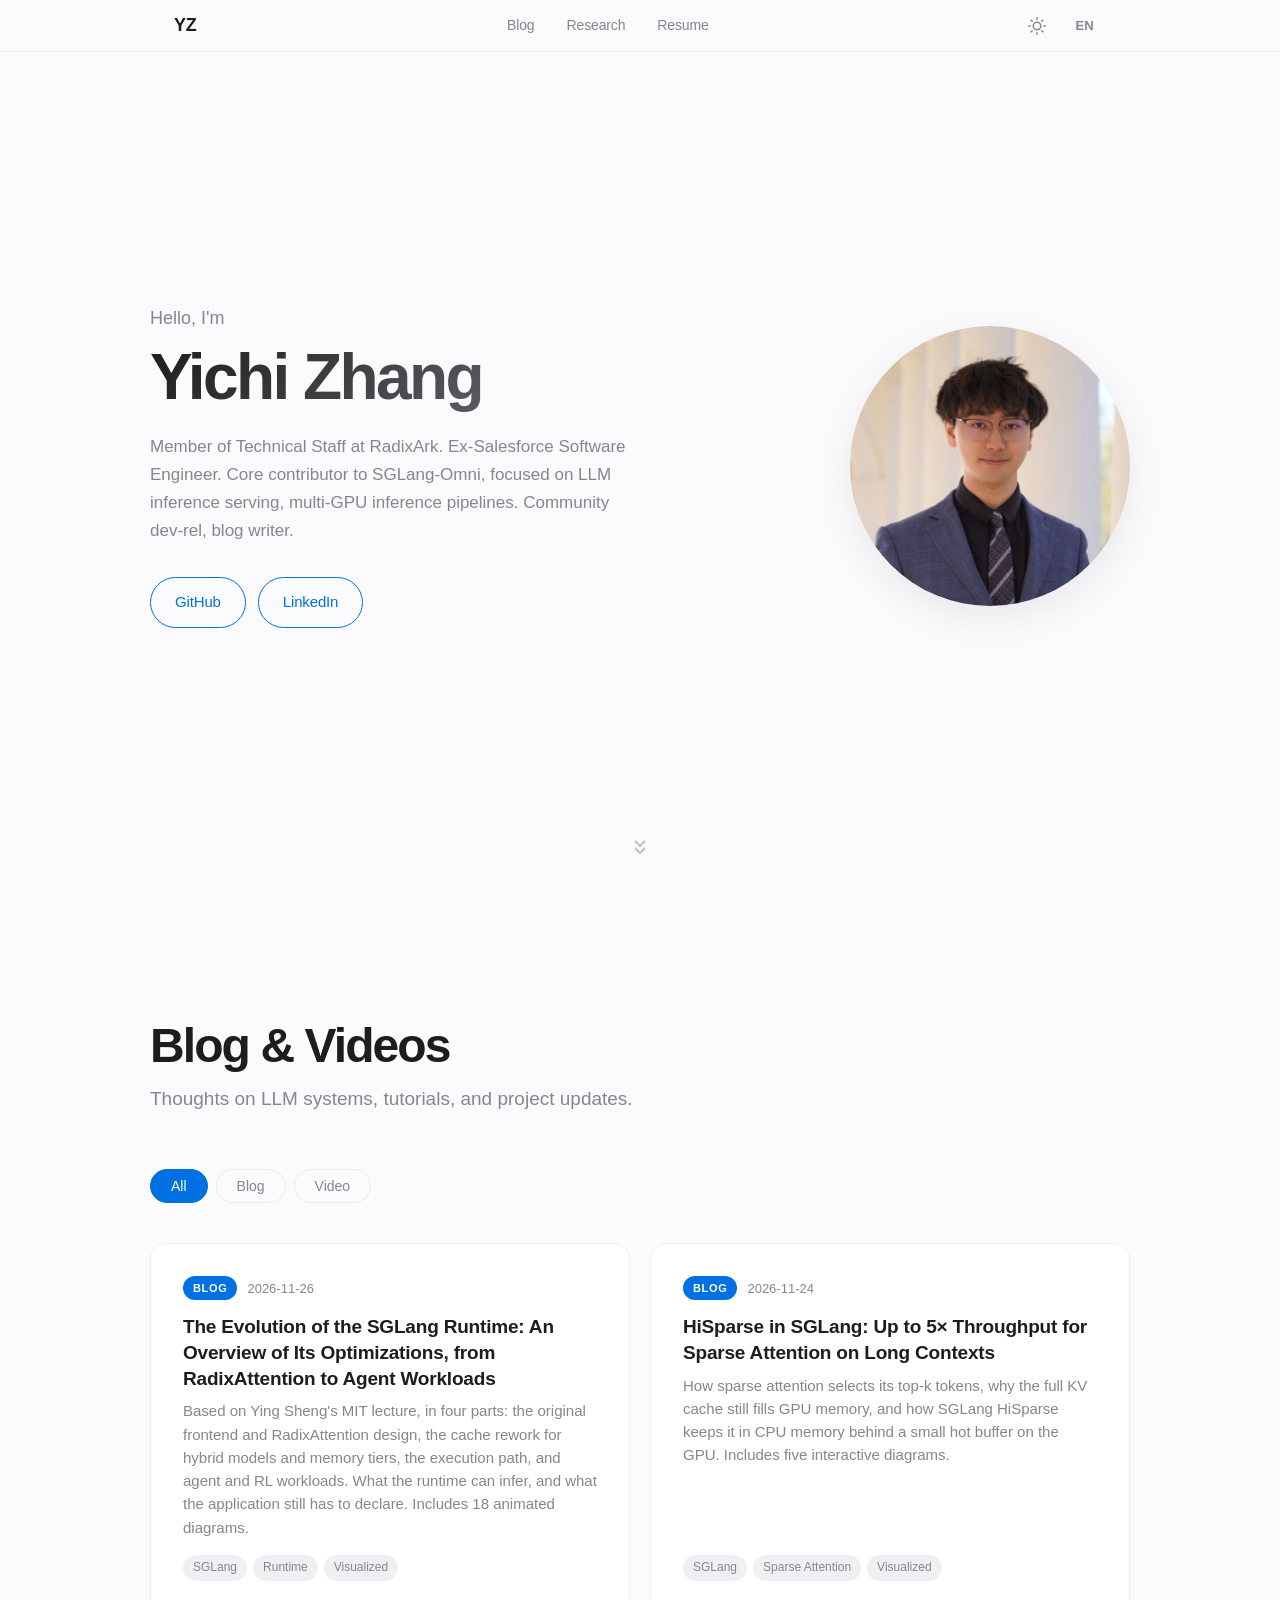
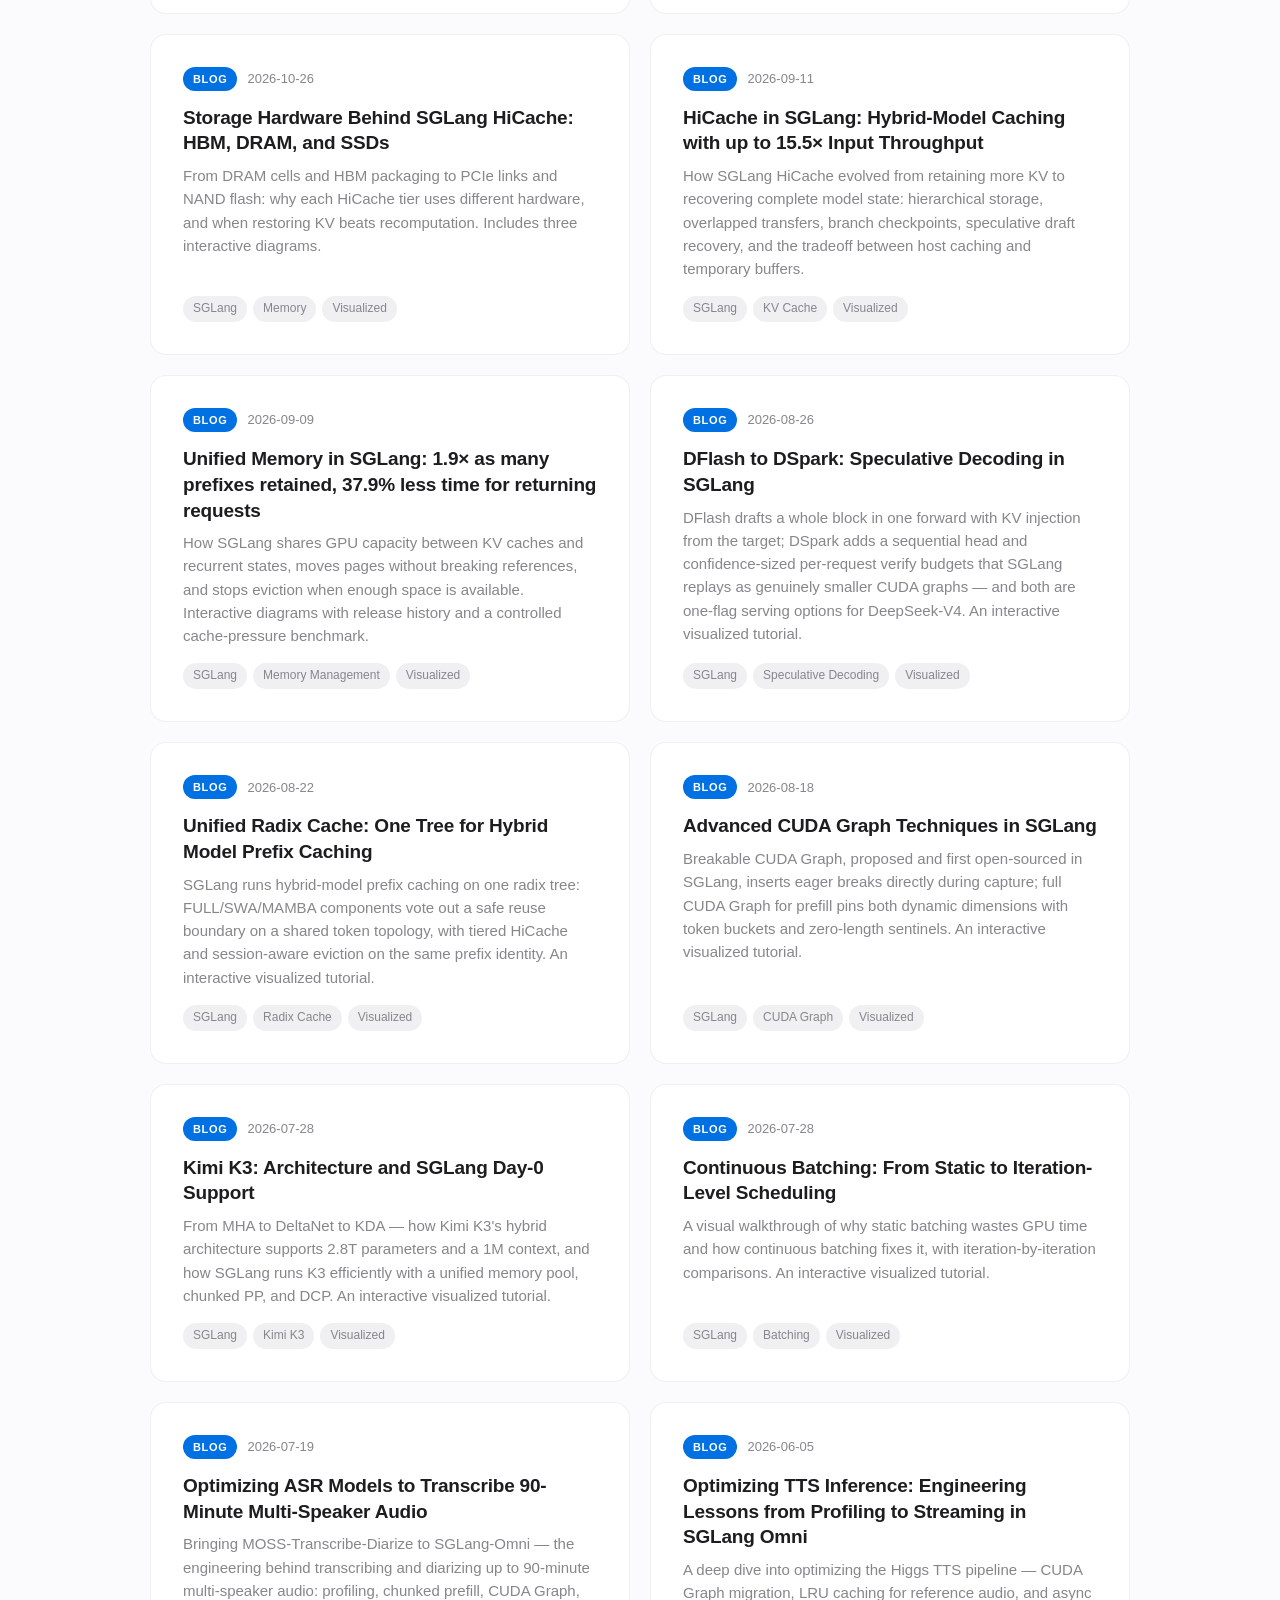
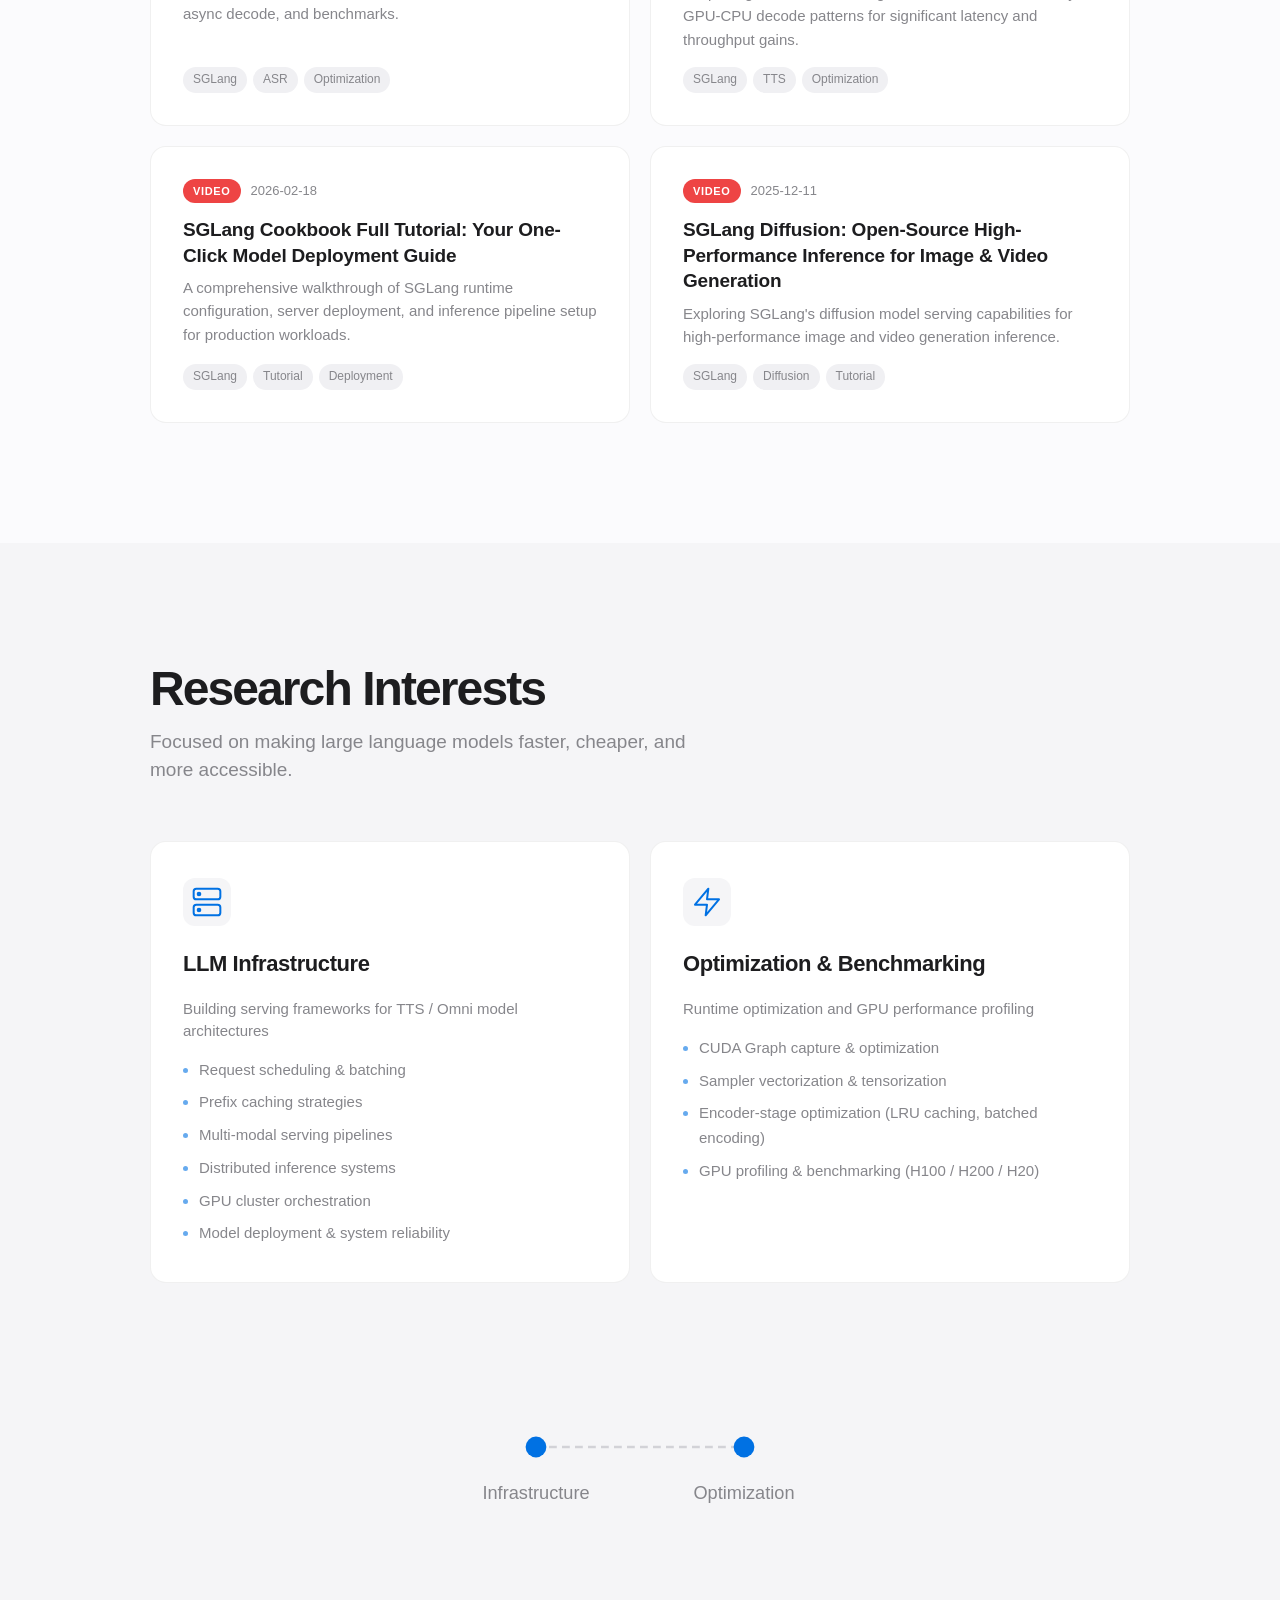
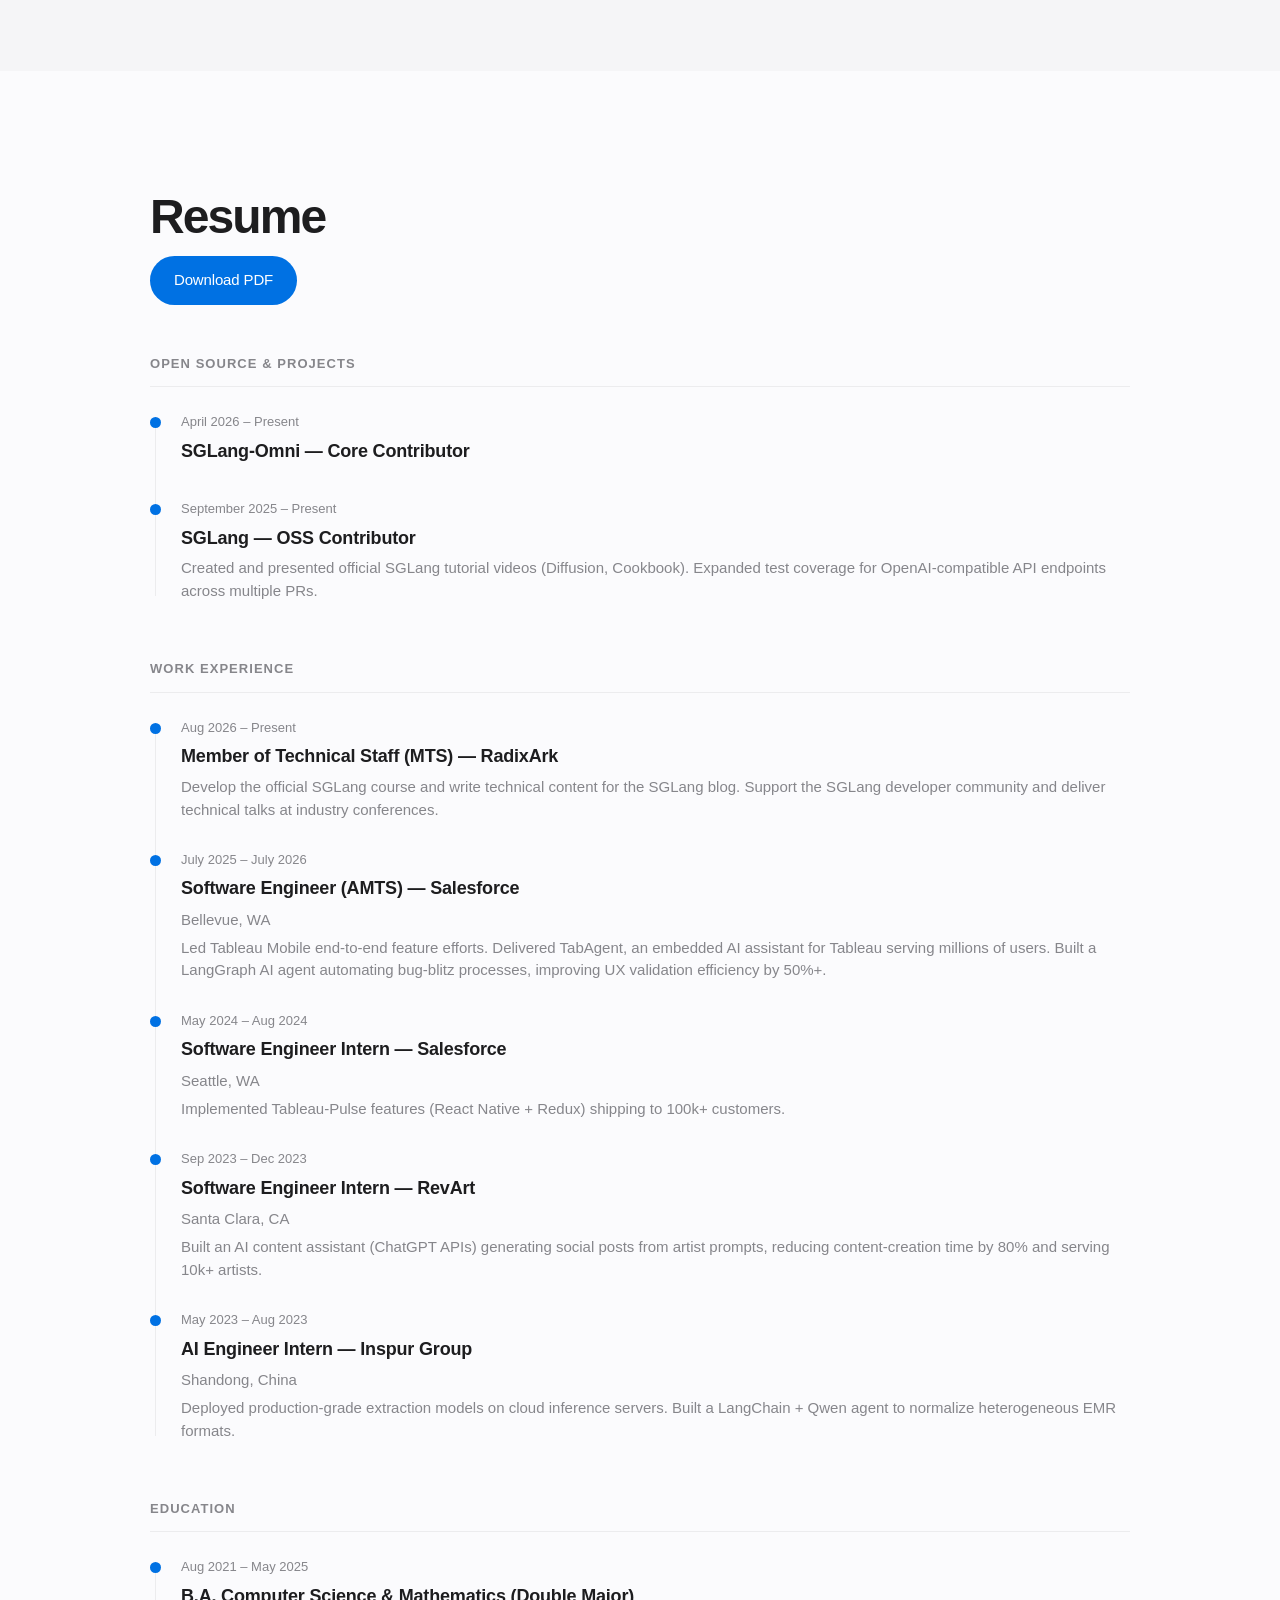
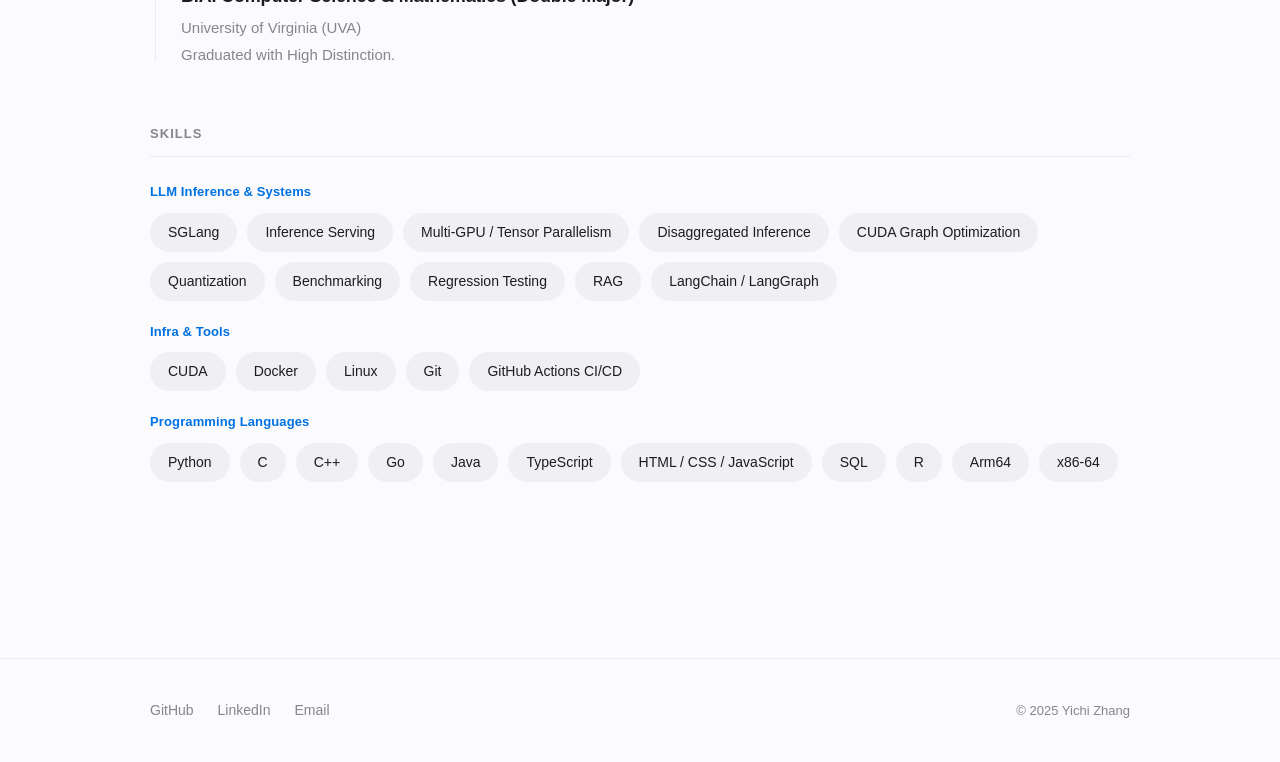
<file: index.html>
<!DOCTYPE html>
<html lang="en" data-theme="light" data-lang="en">
<head>
  <meta charset="UTF-8">
  <meta name="viewport" content="width=device-width, initial-scale=1.0">
  <title>Yichi Zhang</title>
  <meta name="description" content="Yichi Zhang – LLM Serving, Infrastructure, and Inference Optimization">
  <meta property="og:title" content="Yichi Zhang">
  <meta property="og:description" content="LLM Serving, Infrastructure, and Inference Optimization">
  <link rel="icon" href="data:image/svg+xml,<svg xmlns='http://www.w3.org/2000/svg' viewBox='0 0 100 100'><text y='.9em' font-size='90'>⚡</text></svg>">
  <link rel="stylesheet" href="css/style.css">
  <script>
    (function(){
      var t = localStorage.getItem('theme') || 'light';
      var l = localStorage.getItem('lang') || 'en';
      document.documentElement.setAttribute('data-theme', t);
      document.documentElement.setAttribute('data-lang', l);
      document.documentElement.lang = l === 'zh' ? 'zh-CN' : 'en';
    })();
  </script>
</head>
<body>

  <!-- Navigation -->
  <nav class="nav" id="nav">
    <div class="nav-inner">
      <a href="#hero" class="nav-logo">YZ</a>
      <div class="nav-links" id="nav-links">
        <a href="#blog" data-i18n="nav.blog">Blog</a>
        <a href="#research" data-i18n="nav.research">Research</a>
        <a href="#resume" data-i18n="nav.resume">Resume</a>
      </div>
      <div class="nav-controls">
        <button class="ctrl-btn" id="theme-toggle" aria-label="Toggle theme">
          <svg class="icon-sun" width="18" height="18" viewBox="0 0 24 24" fill="none" stroke="currentColor" stroke-width="2" stroke-linecap="round" stroke-linejoin="round">
            <circle cx="12" cy="12" r="5"/><line x1="12" y1="1" x2="12" y2="3"/><line x1="12" y1="21" x2="12" y2="23"/><line x1="4.22" y1="4.22" x2="5.64" y2="5.64"/><line x1="18.36" y1="18.36" x2="19.78" y2="19.78"/><line x1="1" y1="12" x2="3" y2="12"/><line x1="21" y1="12" x2="23" y2="12"/><line x1="4.22" y1="19.78" x2="5.64" y2="18.36"/><line x1="18.36" y1="5.64" x2="19.78" y2="4.22"/>
          </svg>
          <svg class="icon-moon" width="18" height="18" viewBox="0 0 24 24" fill="none" stroke="currentColor" stroke-width="2" stroke-linecap="round" stroke-linejoin="round">
            <path d="M21 12.79A9 9 0 1 1 11.21 3 7 7 0 0 0 21 12.79z"/>
          </svg>
        </button>
        <button class="ctrl-btn lang-btn" id="lang-toggle">EN</button>
        <button class="nav-hamburger" id="nav-hamburger" aria-label="Menu">
          <span></span><span></span><span></span>
        </button>
      </div>
    </div>
  </nav>

  <!-- Hero -->
  <section class="hero" id="hero">
    <div class="hero-inner">
      <div class="hero-text">
        <p class="hero-greeting anim-item" data-i18n="hero.greeting">Hello, I'm</p>
        <h1 class="hero-name anim-item">Yichi Zhang</h1>
        <p class="hero-desc anim-item" data-i18n="hero.desc">Member of Technical Staff at RadixArk. Ex-Salesforce Software Engineer. Core contributor to SGLang-Omni, focused on LLM inference serving, multi-GPU inference pipelines. Community dev‑rel, blog writer.</p>
        <div class="hero-actions anim-item">
          <a href="https://github.com/Ccyest" target="_blank" rel="noopener" class="btn btn-ghost">GitHub</a>
          <a href="https://www.linkedin.com/in/yichi-zhang2003/" target="_blank" rel="noopener" class="btn btn-ghost">LinkedIn</a>
        </div>
      </div>
      <div class="hero-photo anim-item">
        <div class="photo-frame">
          <img src="assets/photo.png" alt="Yichi Zhang">
        </div>
      </div>
    </div>
    <div class="scroll-hint" aria-hidden="true">
      <svg width="24" height="24" viewBox="0 0 24 24" fill="none" stroke="currentColor" stroke-width="2"><path d="M7 13l5 5 5-5M7 6l5 5 5-5"/></svg>
    </div>
  </section>

  <!-- Blog & Videos -->
  <section class="section" id="blog">
    <div class="section-inner">
      <h2 class="section-title anim-item" data-i18n="blog.title">Blog & Videos</h2>
      <p class="section-subtitle anim-item" data-i18n="blog.subtitle">Thoughts on LLM systems, tutorials, and project updates.</p>
      <div class="blog-filters anim-item">
        <button class="filter-btn active" data-filter="all" data-i18n="blog.filter.all">All</button>
        <button class="filter-btn" data-filter="blog" data-i18n="blog.filter.blog">Blog</button>
        <button class="filter-btn" data-filter="video" data-i18n="blog.filter.video">Video</button>
      </div>
      <div class="blog-grid" id="blog-grid"></div>
      <p class="blog-empty anim-item" id="blog-empty" data-i18n="blog.empty" style="display:none;">No posts yet. Check back soon!</p>
    </div>
  </section>

  <!-- Research Interests -->
  <section class="section section--alt" id="research">
    <div class="section-inner">
      <h2 class="section-title anim-item" data-i18n="research.title">Research Interests</h2>
      <p class="section-subtitle anim-item" data-i18n="research.subtitle">Focused on making large language models faster, cheaper, and more accessible.</p>

      <div class="research-grid research-grid--two">
        <!-- Card 1: LLM Infrastructure -->
        <div class="research-card anim-item">
          <div class="rc-icon">
            <svg width="32" height="32" viewBox="0 0 24 24" fill="none" stroke="currentColor" stroke-width="1.5" stroke-linecap="round" stroke-linejoin="round">
              <rect x="2" y="2" width="20" height="8" rx="2"/><rect x="2" y="14" width="20" height="8" rx="2"/><circle cx="6" cy="6" r="1" fill="currentColor"/><circle cx="6" cy="18" r="1" fill="currentColor"/>
            </svg>
          </div>
          <h3 class="rc-title" data-i18n="research.infra.title">LLM Infrastructure</h3>
          <p class="rc-subtitle" data-i18n="research.infra.subtitle">Building serving frameworks for TTS / Omni model architectures</p>
          <ul class="rc-list">
            <li data-i18n="research.infra.item1">Request scheduling & batching</li>
            <li data-i18n="research.infra.item2">Prefix caching strategies</li>
            <li data-i18n="research.infra.item3">Multi-modal serving pipelines</li>
            <li data-i18n="research.infra.item4">Distributed inference systems</li>
            <li data-i18n="research.infra.item5">GPU cluster orchestration</li>
            <li data-i18n="research.infra.item6">Model deployment & system reliability</li>
          </ul>
        </div>

        <!-- Card 2: Optimization & Benchmarking -->
        <div class="research-card anim-item">
          <div class="rc-icon">
            <svg width="32" height="32" viewBox="0 0 24 24" fill="none" stroke="currentColor" stroke-width="1.5" stroke-linecap="round" stroke-linejoin="round">
              <polygon points="13 2 3 14 12 14 11 22 21 10 12 10 13 2"/>
            </svg>
          </div>
          <h3 class="rc-title" data-i18n="research.opt.title">Optimization & Benchmarking</h3>
          <p class="rc-subtitle" data-i18n="research.opt.subtitle">Runtime optimization and GPU performance profiling</p>
          <ul class="rc-list">
            <li data-i18n="research.opt.item1">CUDA Graph capture & optimization</li>
            <li data-i18n="research.opt.item2">Sampler vectorization & tensorization</li>
            <li data-i18n="research.opt.item3">Encoder-stage optimization (LRU caching, batched encoding)</li>
            <li data-i18n="research.opt.item4">GPU profiling & benchmarking (H100 / H200 / H20)</li>
          </ul>
        </div>
      </div>

      <!-- Research Diagram -->
      <div class="research-diagram anim-item">
        <svg class="diagram-svg" viewBox="0 0 400 160" fill="none" xmlns="http://www.w3.org/2000/svg">
          <line x1="120" y1="80" x2="280" y2="80" class="diagram-line"/>
          <circle cx="120" cy="80" r="8" class="diagram-dot"/>
          <circle cx="280" cy="80" r="8" class="diagram-dot"/>
          <text x="120" y="120" class="diagram-label" text-anchor="middle" data-i18n="research.infra.short">Infrastructure</text>
          <text x="280" y="120" class="diagram-label" text-anchor="middle" data-i18n="research.opt.short">Optimization</text>
        </svg>
      </div>
    </div>
  </section>

  <!-- Resume -->
  <section class="section" id="resume">
    <div class="section-inner">
      <h2 class="section-title anim-item" data-i18n="resume.title">Resume</h2>
      <div class="resume-download resume-download--top anim-item">
        <a href="assets/Yichi-infra.pdf" target="_blank" class="btn btn-primary" data-i18n="resume.download">Download PDF</a>
      </div>

      <!-- Open Source & Projects -->
      <div class="resume-block anim-item">
        <h3 class="rb-heading" data-i18n="resume.opensource">Open Source & Projects</h3>
        <div class="timeline">
          <div class="tl-item">
            <div class="tl-dot"></div>
            <div class="tl-content">
              <span class="tl-date" data-i18n="resume.oss1.date">April 2026 – Present</span>
              <h4 class="tl-title" data-i18n="resume.oss1.title">SGLang-Omni — Core Contributor</h4>
            </div>
          </div>
          <div class="tl-item">
            <div class="tl-dot"></div>
            <div class="tl-content">
              <span class="tl-date" data-i18n="resume.oss2.date">September 2025 – Present</span>
              <h4 class="tl-title" data-i18n="resume.oss2.title">SGLang — OSS Contributor</h4>
              <p class="tl-desc" data-i18n="resume.oss2.desc">Created and presented official SGLang tutorial videos (Diffusion, Cookbook). Expanded test coverage for OpenAI-compatible API endpoints across multiple PRs.</p>
            </div>
          </div>
        </div>
      </div>

      <!-- Work Experience -->
      <div class="resume-block anim-item">
        <h3 class="rb-heading" data-i18n="resume.experience">Work Experience</h3>
        <div class="timeline">
          <div class="tl-item">
            <div class="tl-dot"></div>
            <div class="tl-content">
              <span class="tl-date" data-i18n="resume.exp1.date">Aug 2026 – Present</span>
              <h4 class="tl-title" data-i18n="resume.exp1.title">Member of Technical Staff (MTS) — RadixArk</h4>
              <p class="tl-desc" data-i18n="resume.exp1.desc">Develop the official SGLang course and write technical content for the SGLang blog. Support the SGLang developer community and deliver technical talks at industry conferences.</p>
            </div>
          </div>
          <div class="tl-item">
            <div class="tl-dot"></div>
            <div class="tl-content">
              <span class="tl-date" data-i18n="resume.exp2.date">July 2025 – July 2026</span>
              <h4 class="tl-title" data-i18n="resume.exp2.title">Software Engineer (AMTS) — Salesforce</h4>
              <p class="tl-place">Bellevue, WA</p>
              <p class="tl-desc" data-i18n="resume.exp2.desc">Led Tableau Mobile end-to-end feature efforts. Delivered TabAgent, an embedded AI assistant for Tableau serving millions of users. Built a LangGraph AI agent automating bug-blitz processes, improving UX validation efficiency by 50%+.</p>
            </div>
          </div>
          <div class="tl-item">
            <div class="tl-dot"></div>
            <div class="tl-content">
              <span class="tl-date" data-i18n="resume.exp3.date">May 2024 – Aug 2024</span>
              <h4 class="tl-title" data-i18n="resume.exp3.title">Software Engineer Intern — Salesforce</h4>
              <p class="tl-place">Seattle, WA</p>
              <p class="tl-desc" data-i18n="resume.exp3.desc">Implemented Tableau-Pulse features (React Native + Redux) shipping to 100k+ customers.</p>
            </div>
          </div>
          <div class="tl-item">
            <div class="tl-dot"></div>
            <div class="tl-content">
              <span class="tl-date">Sep 2023 – Dec 2023</span>
              <h4 class="tl-title" data-i18n="resume.exp4.title">Software Engineer Intern — RevArt</h4>
              <p class="tl-place">Santa Clara, CA</p>
              <p class="tl-desc" data-i18n="resume.exp4.desc">Built an AI content assistant (ChatGPT APIs) generating social posts from artist prompts, reducing content-creation time by 80% and serving 10k+ artists.</p>
            </div>
          </div>
          <div class="tl-item">
            <div class="tl-dot"></div>
            <div class="tl-content">
              <span class="tl-date">May 2023 – Aug 2023</span>
              <h4 class="tl-title" data-i18n="resume.exp5.title">AI Engineer Intern — Inspur Group</h4>
              <p class="tl-place">Shandong, China</p>
              <p class="tl-desc" data-i18n="resume.exp5.desc">Deployed production-grade extraction models on cloud inference servers. Built a LangChain + Qwen agent to normalize heterogeneous EMR formats.</p>
            </div>
          </div>
        </div>
      </div>

      <!-- Education -->
      <div class="resume-block anim-item">
        <h3 class="rb-heading" data-i18n="resume.education">Education</h3>
        <div class="timeline">
          <div class="tl-item">
            <div class="tl-dot"></div>
            <div class="tl-content">
              <span class="tl-date">Aug 2021 – May 2025</span>
              <h4 class="tl-title" data-i18n="resume.edu1.title">B.A. Computer Science & Mathematics (Double Major)</h4>
              <p class="tl-place" data-i18n="resume.edu1.place">University of Virginia (UVA)</p>
              <p class="tl-desc" data-i18n="resume.edu1.honor">Graduated with High Distinction.</p>
            </div>
          </div>
        </div>
      </div>

      <!-- Skills -->
      <div class="resume-block anim-item">
        <h3 class="rb-heading" data-i18n="resume.skills">Skills</h3>
        <div class="skill-group">
          <p class="skill-label" data-i18n="resume.skills.systems">LLM Inference & Systems</p>
          <div class="skill-tags">
            <span class="tag">SGLang</span>
            <span class="tag">Inference Serving</span>
            <span class="tag">Multi-GPU / Tensor Parallelism</span>
            <span class="tag">Disaggregated Inference</span>
            <span class="tag">CUDA Graph Optimization</span>
            <span class="tag">Quantization</span>
            <span class="tag">Benchmarking</span>
            <span class="tag">Regression Testing</span>
            <span class="tag">RAG</span>
            <span class="tag">LangChain / LangGraph</span>
          </div>
        </div>
        <div class="skill-group">
          <p class="skill-label" data-i18n="resume.skills.infra">Infra & Tools</p>
          <div class="skill-tags">
            <span class="tag">CUDA</span>
            <span class="tag">Docker</span>
            <span class="tag">Linux</span>
            <span class="tag">Git</span>
            <span class="tag">GitHub Actions CI/CD</span>
          </div>
        </div>
        <div class="skill-group">
          <p class="skill-label" data-i18n="resume.skills.lang">Programming Languages</p>
          <div class="skill-tags">
            <span class="tag">Python</span>
            <span class="tag">C</span>
            <span class="tag">C++</span>
            <span class="tag">Go</span>
            <span class="tag">Java</span>
            <span class="tag">TypeScript</span>
            <span class="tag">HTML / CSS / JavaScript</span>
            <span class="tag">SQL</span>
            <span class="tag">R</span>
            <span class="tag">Arm64</span>
            <span class="tag">x86-64</span>
          </div>
        </div>
      </div>
    </div>
  </section>

  <!-- Footer -->
  <footer class="footer">
    <div class="footer-inner">
      <div class="footer-links">
        <a href="https://github.com/Ccyest" target="_blank" rel="noopener">GitHub</a>
        <a href="https://www.linkedin.com/in/yichi-zhang2003/" target="_blank" rel="noopener">LinkedIn</a>
        <a href="mailto:easonzhang602@gmail.com">Email</a>
      </div>
      <p class="footer-copy">&copy; 2025 Yichi Zhang</p>
    </div>
  </footer>

  <script src="js/main.js"></script>
</body>
</html>
</file>
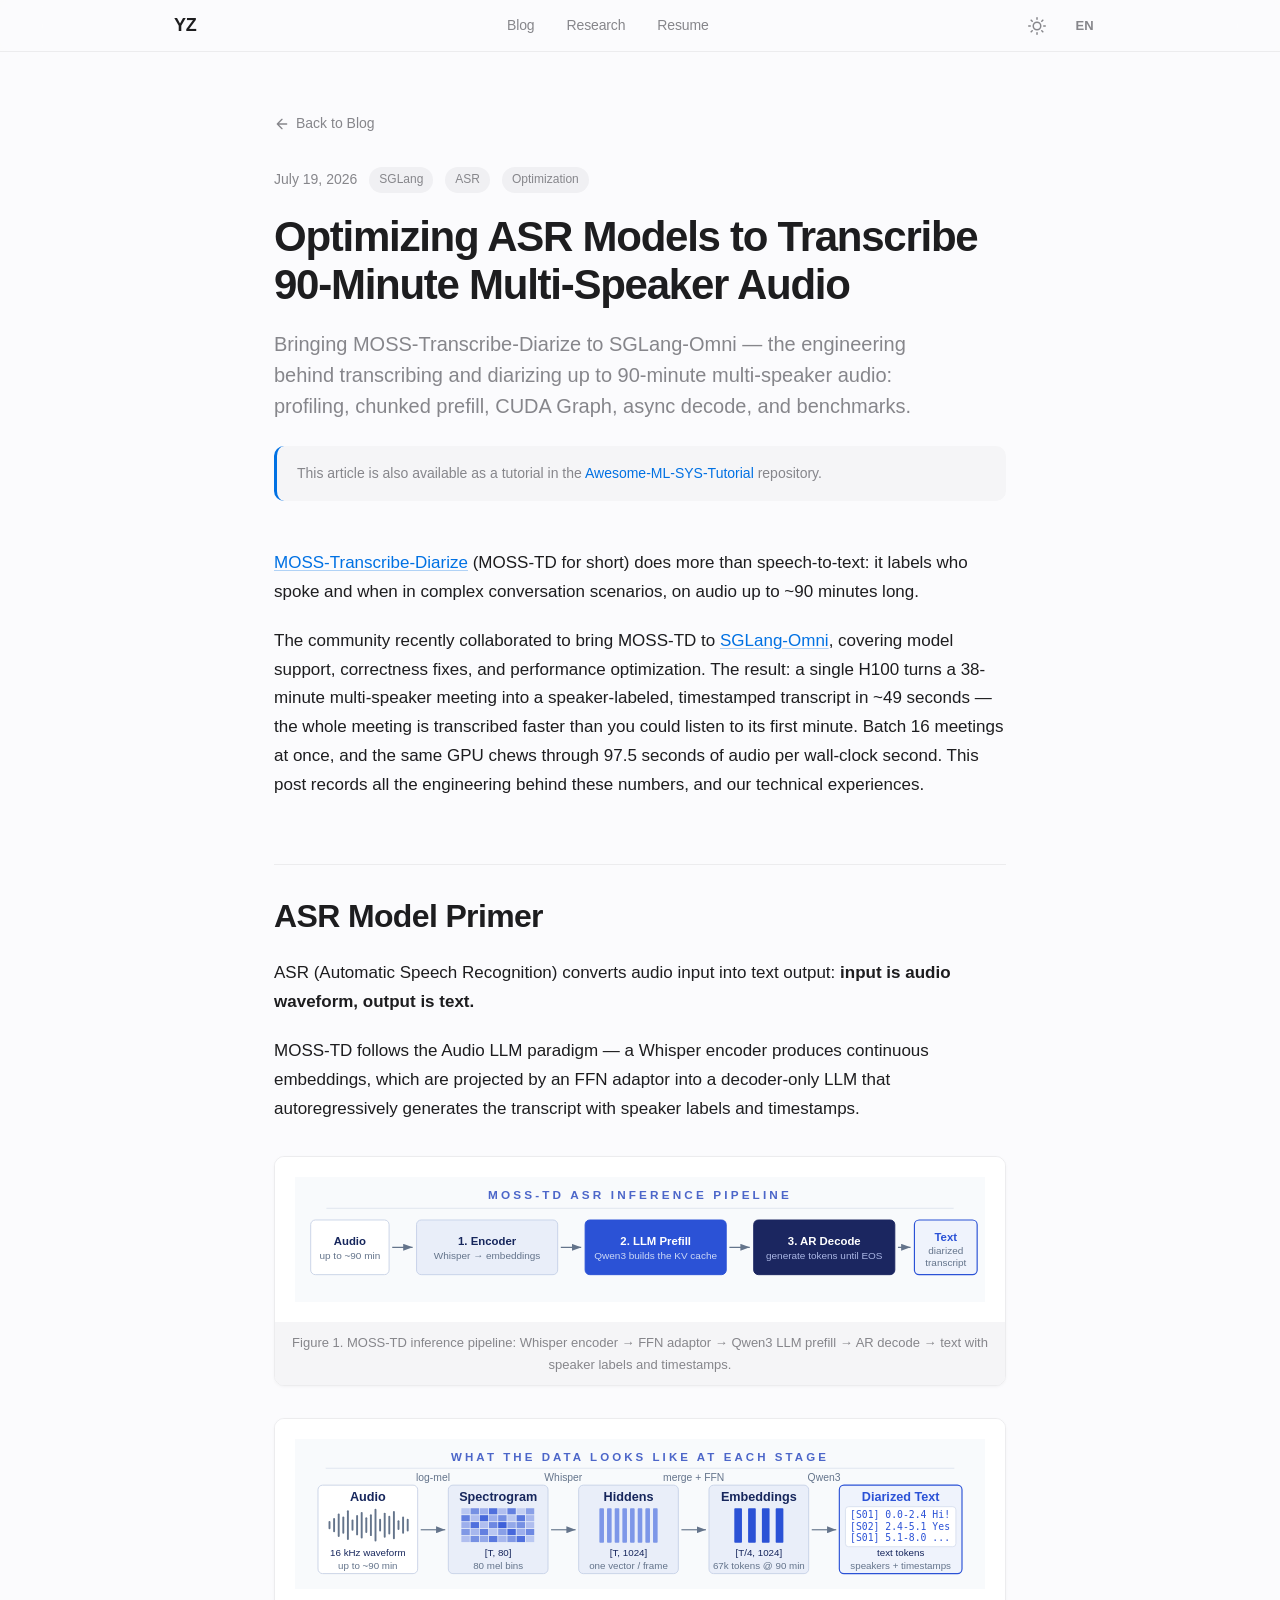
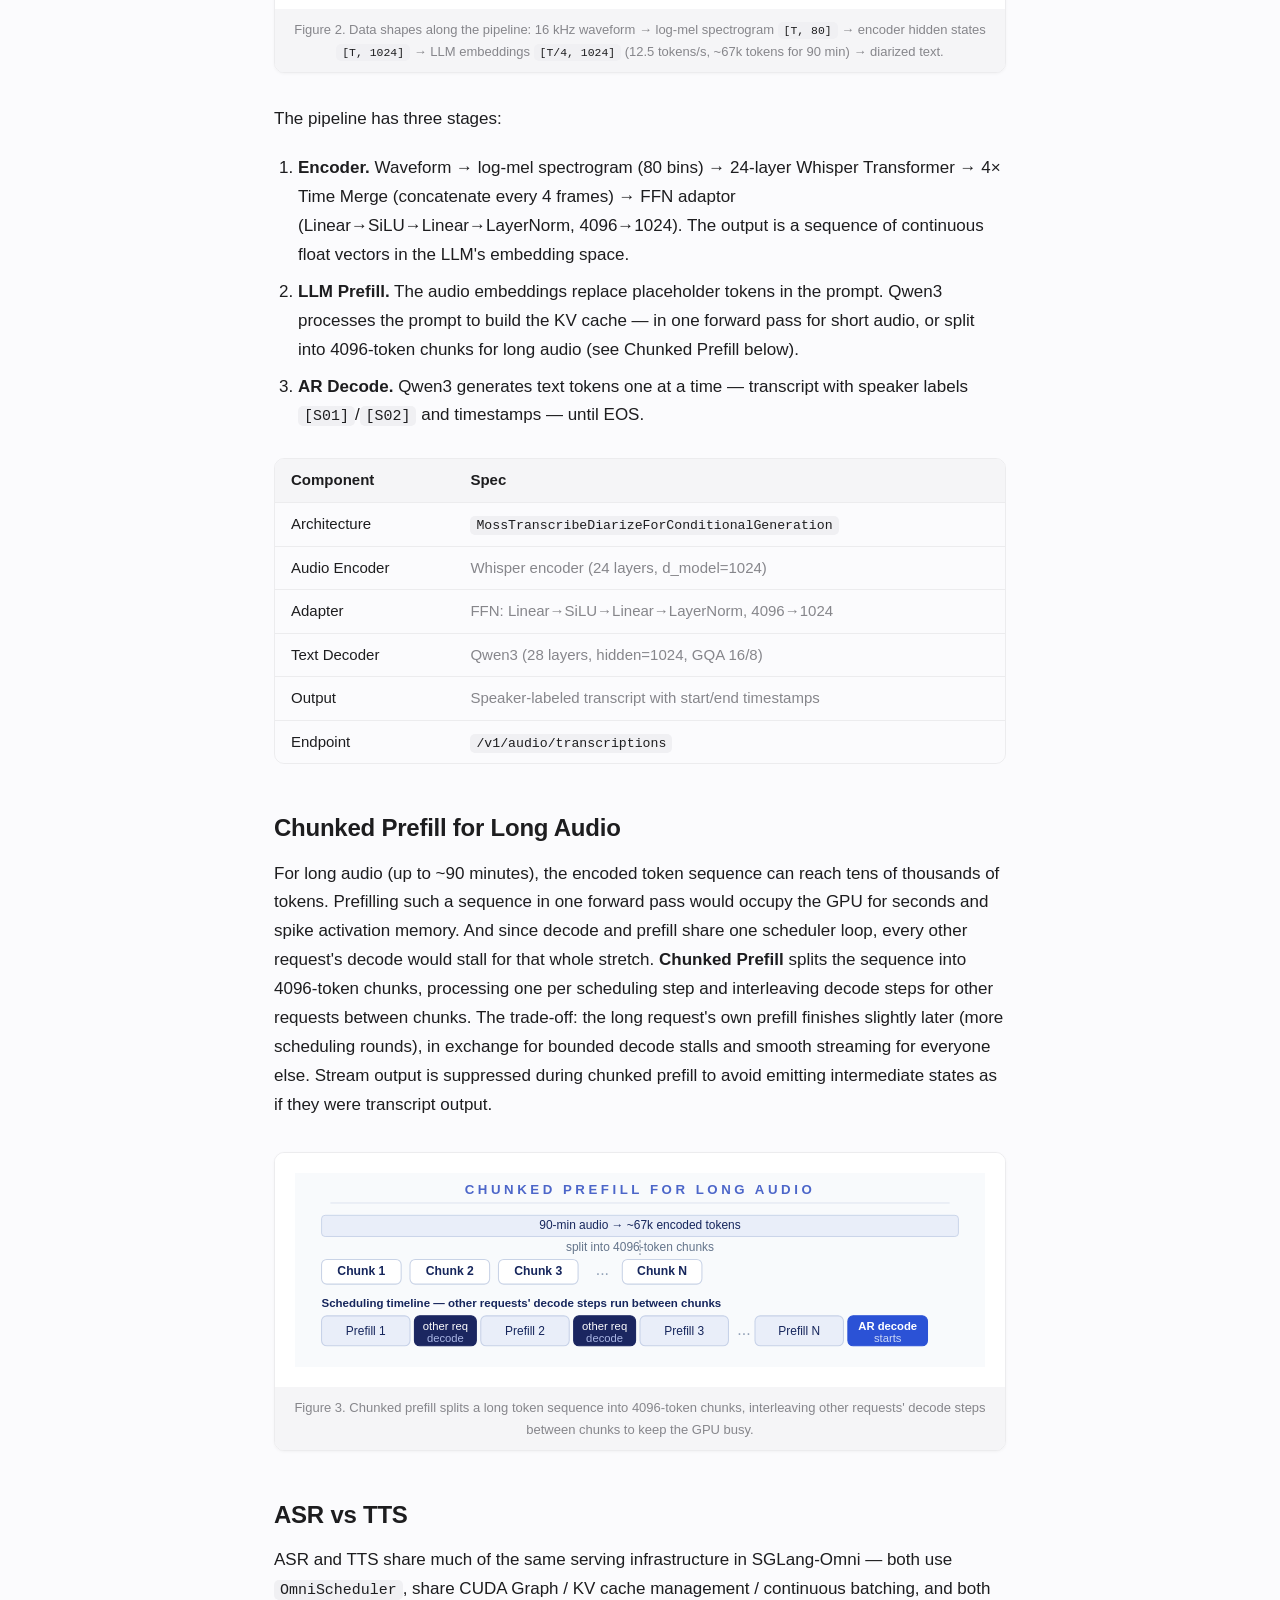
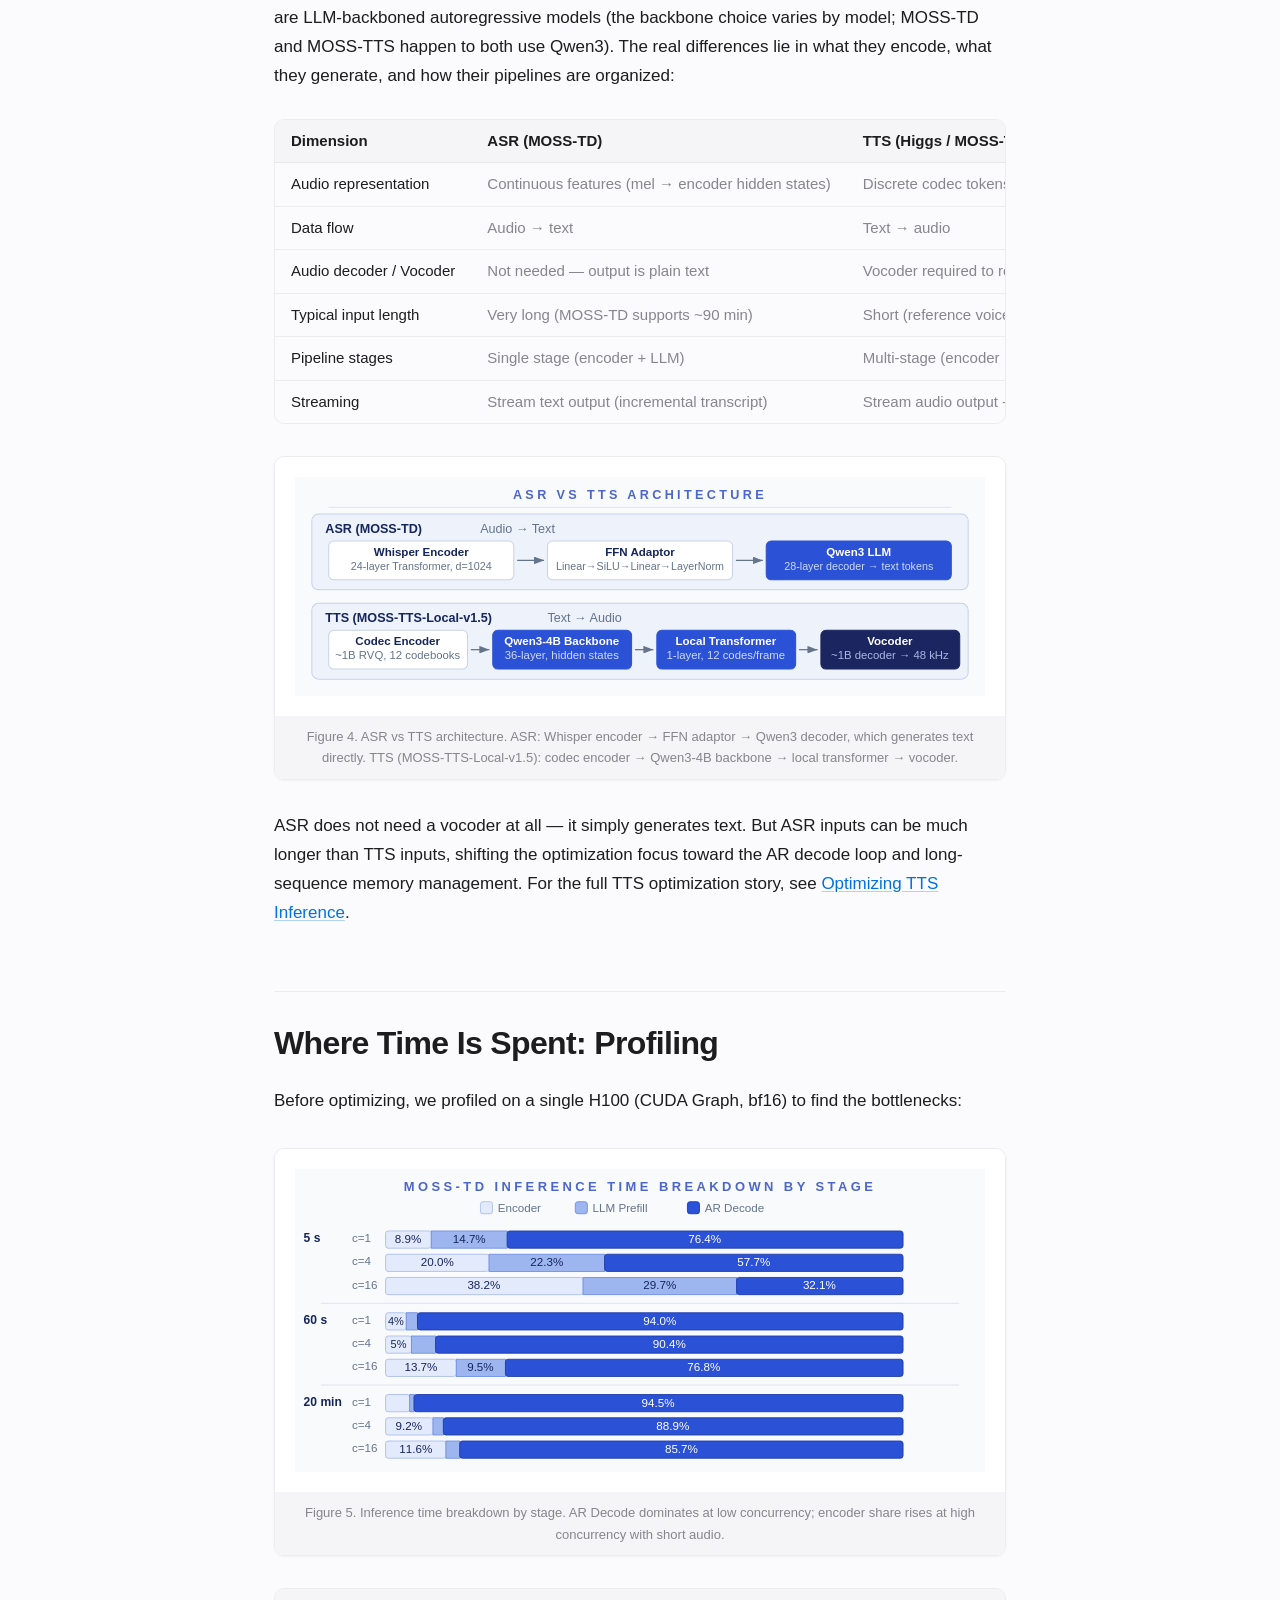
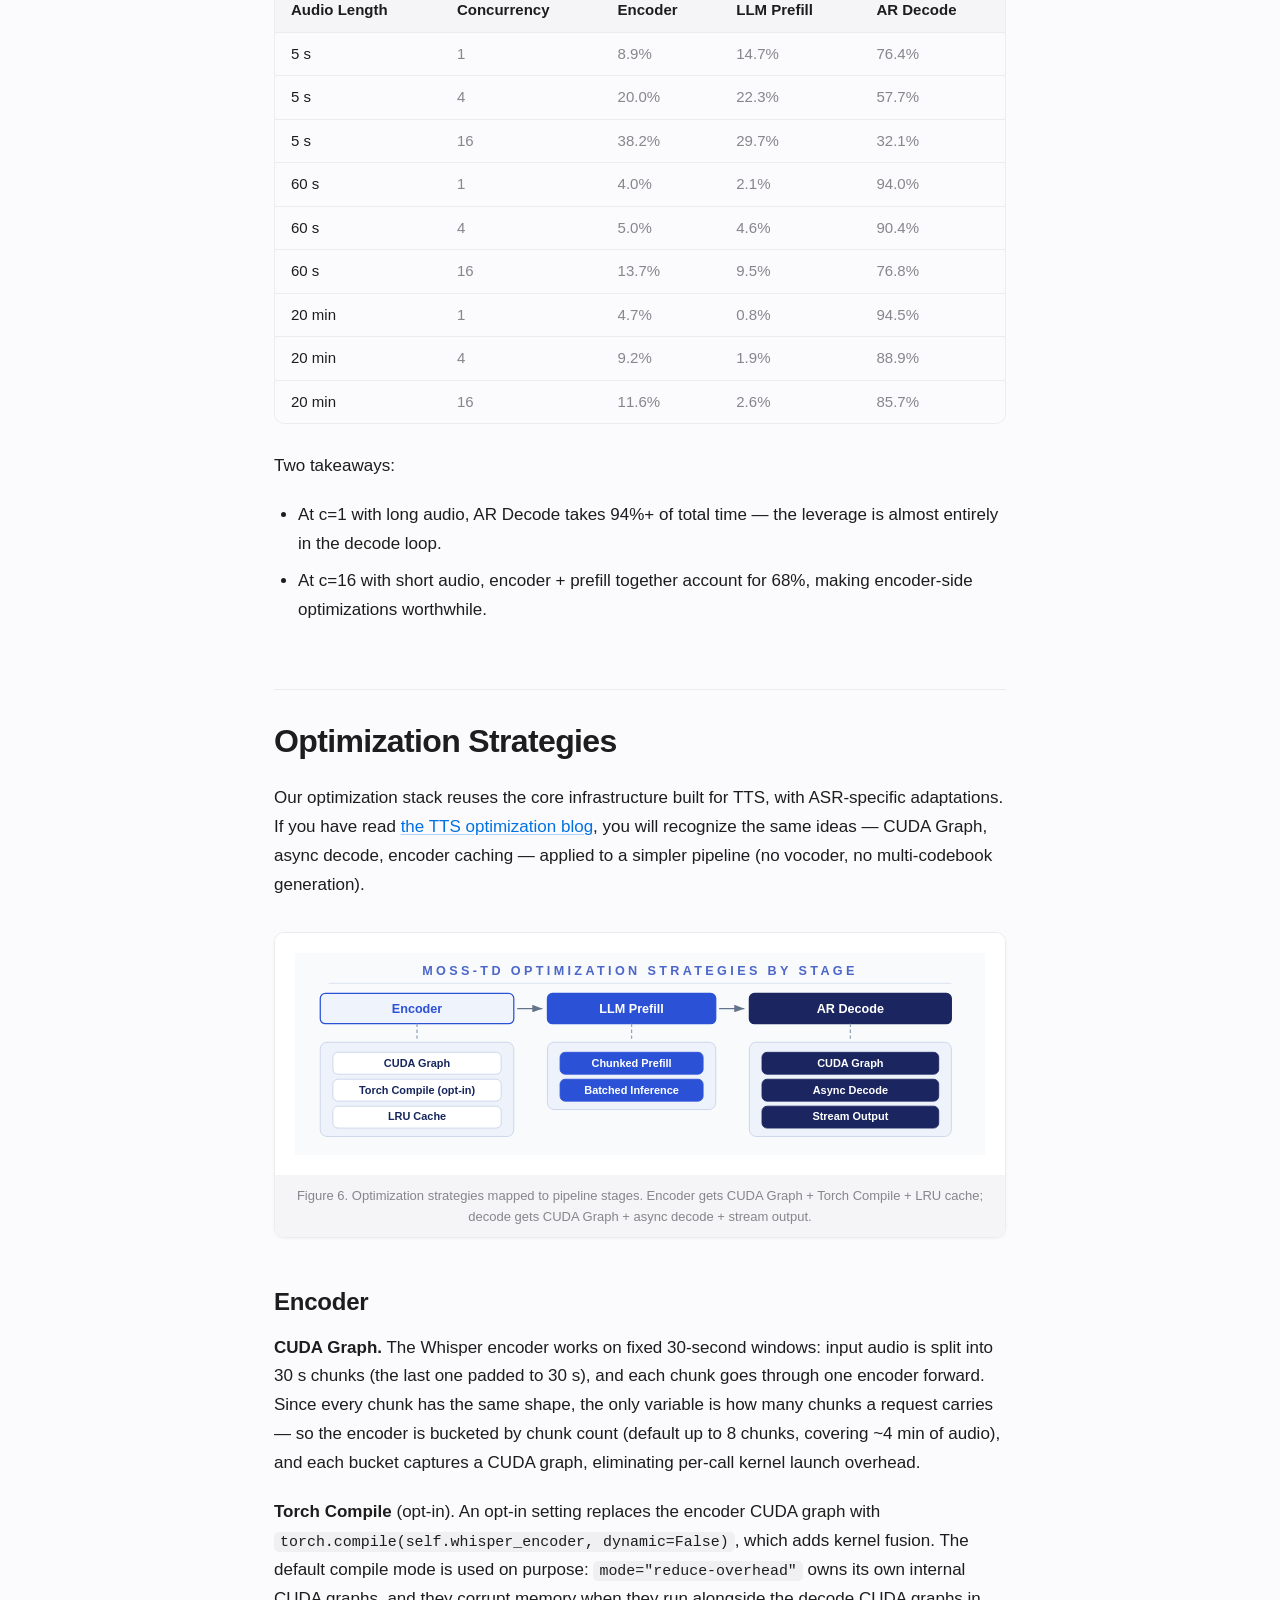
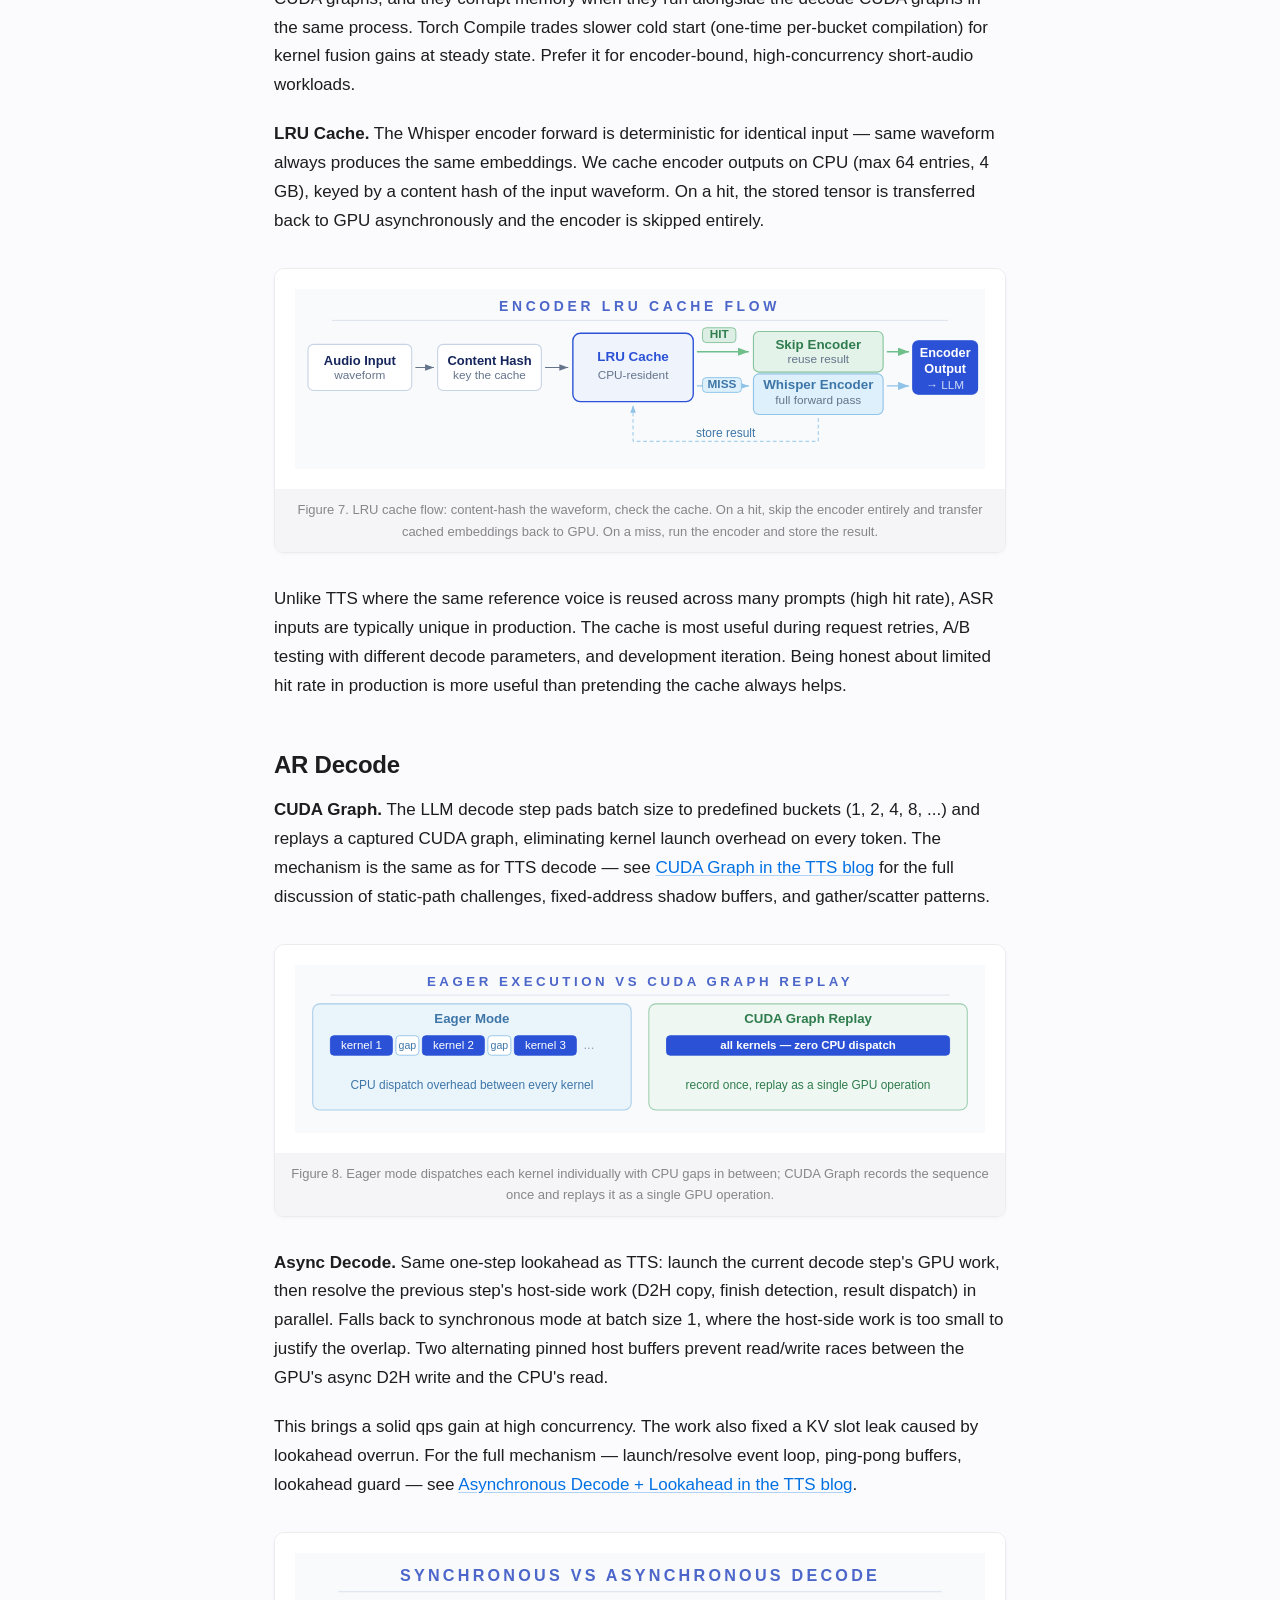
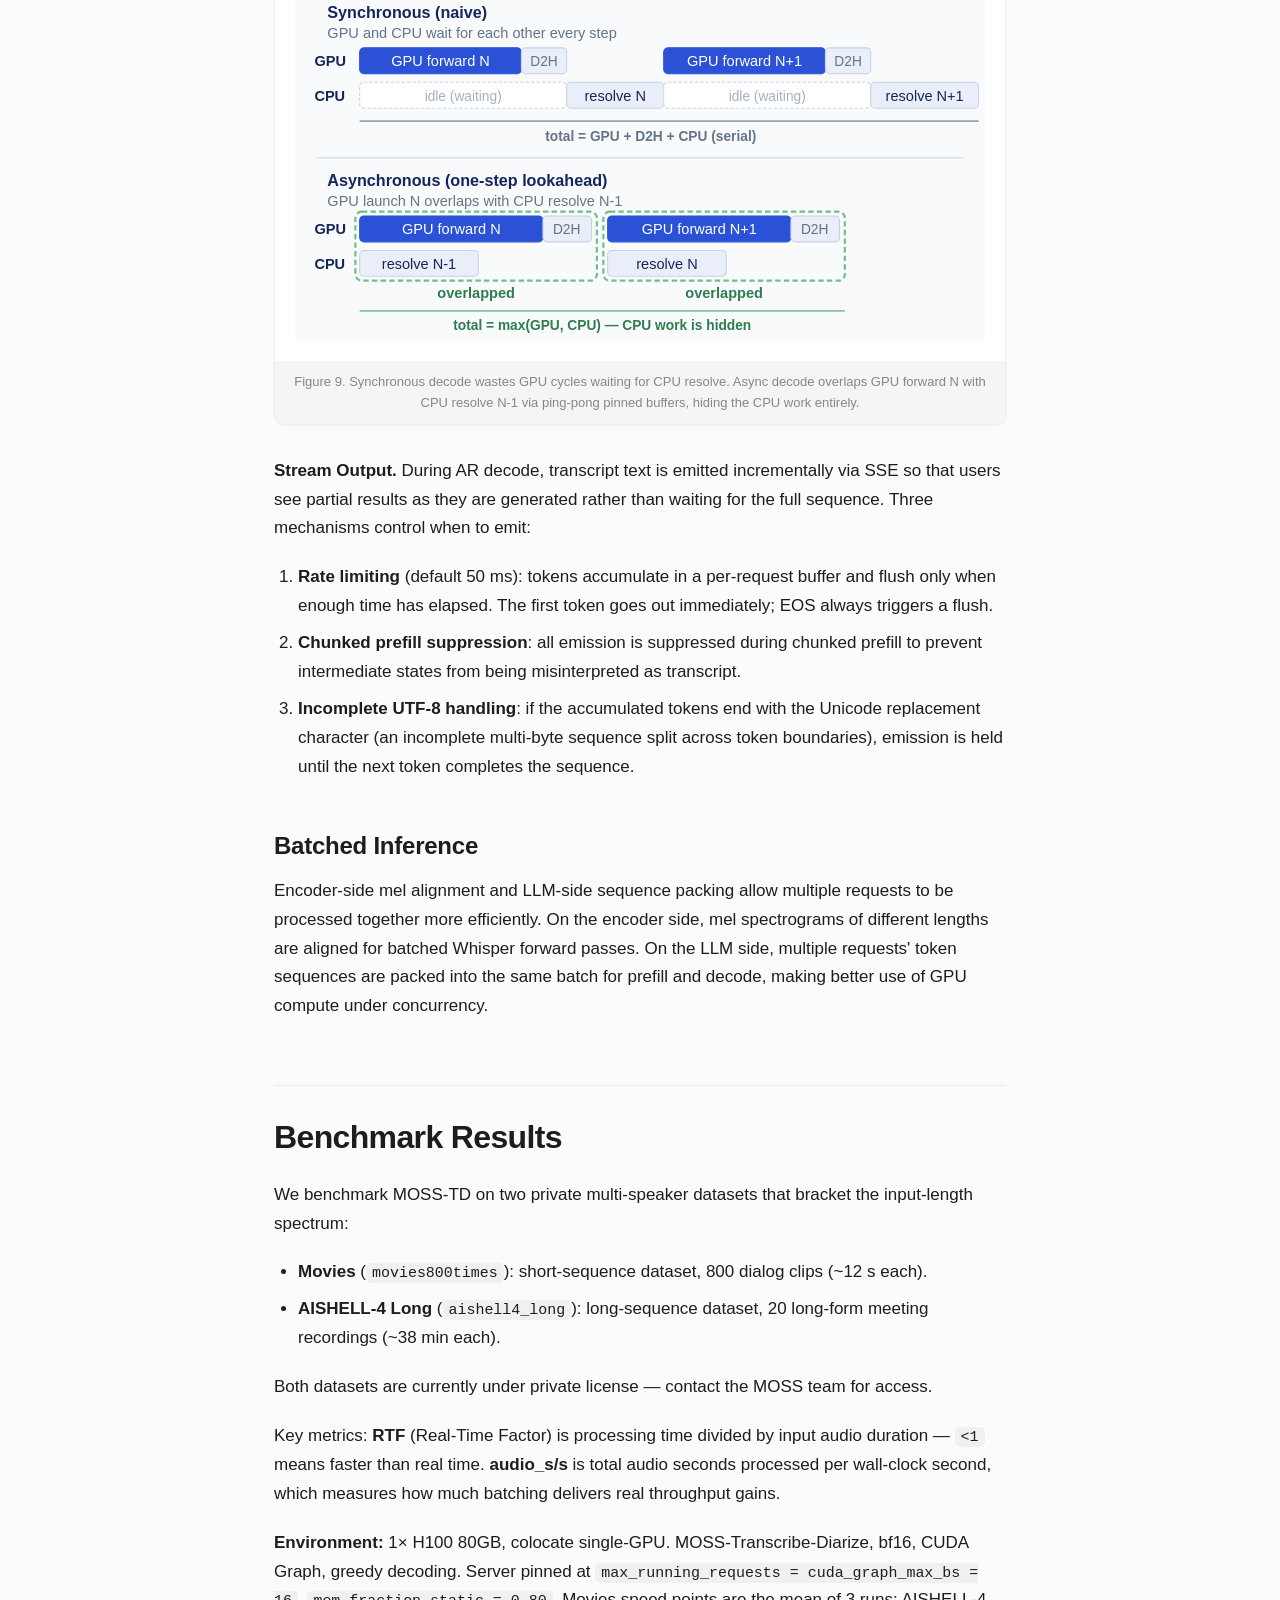
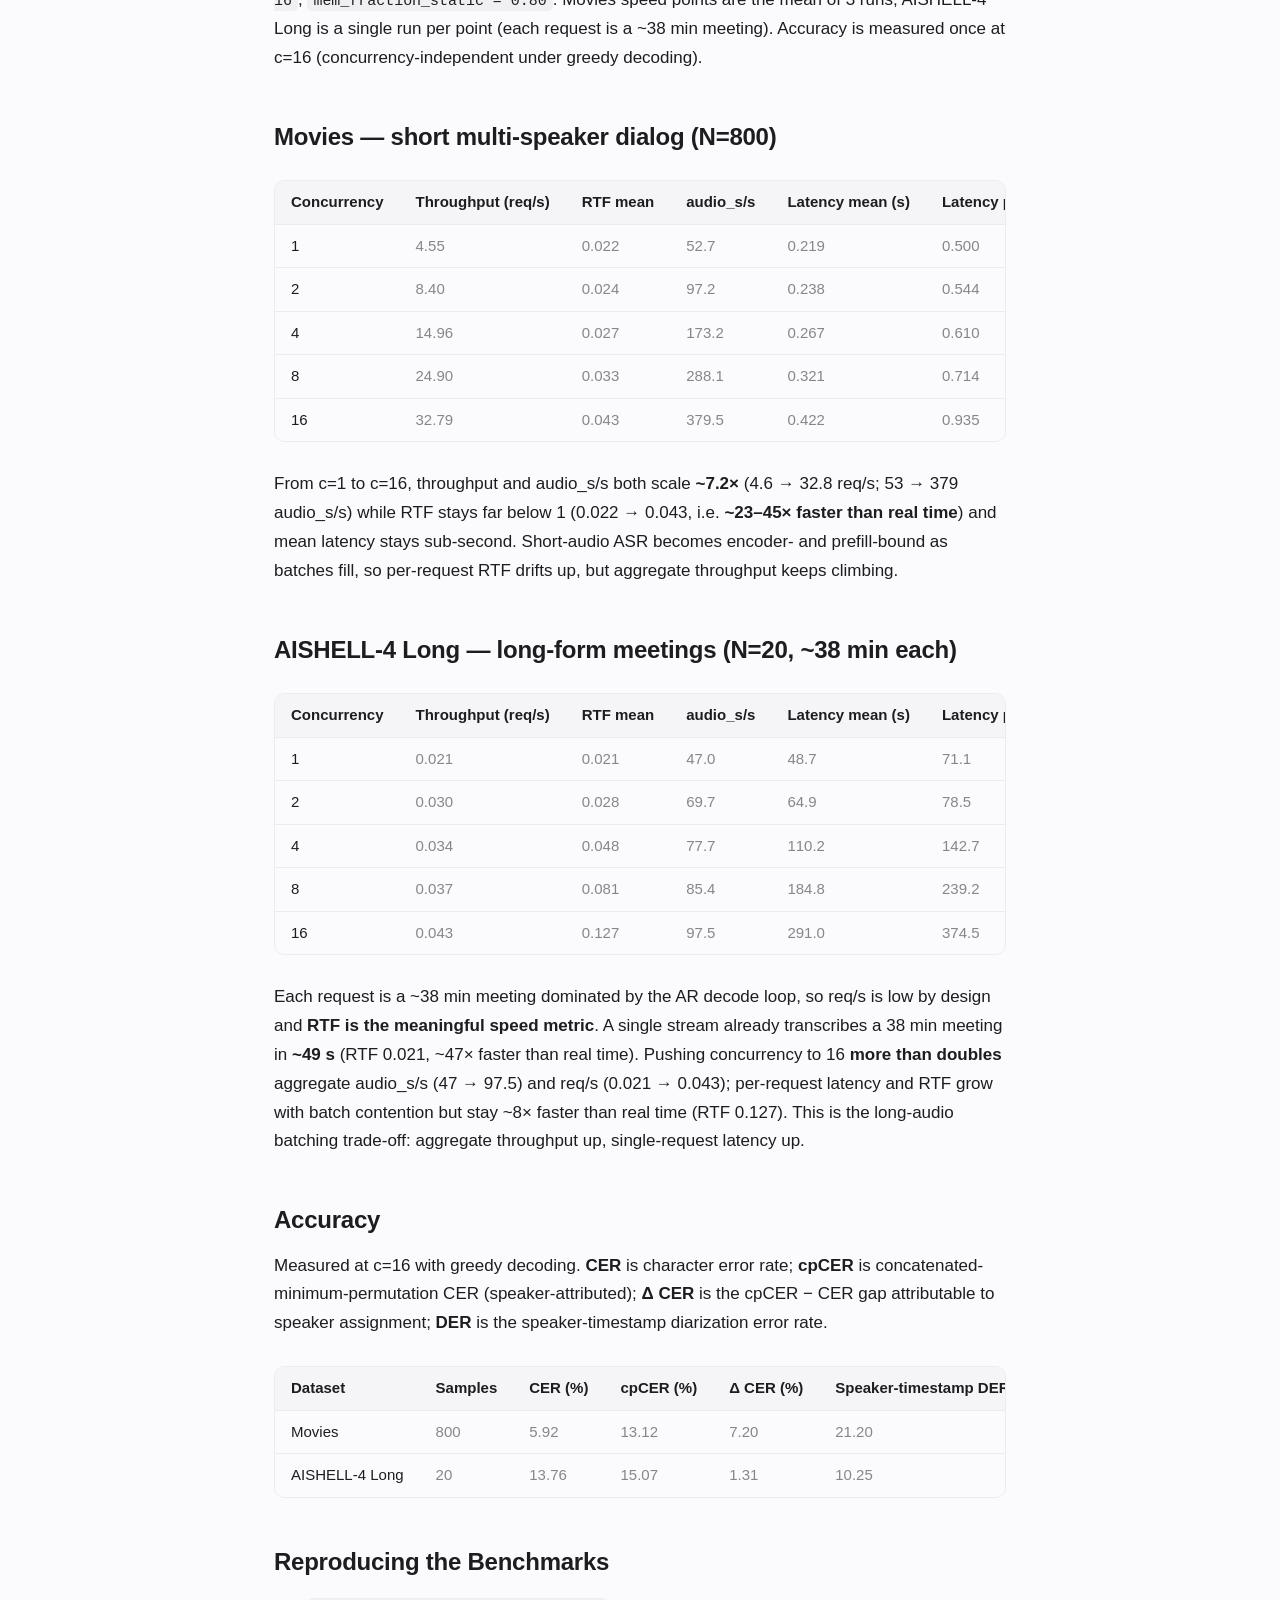
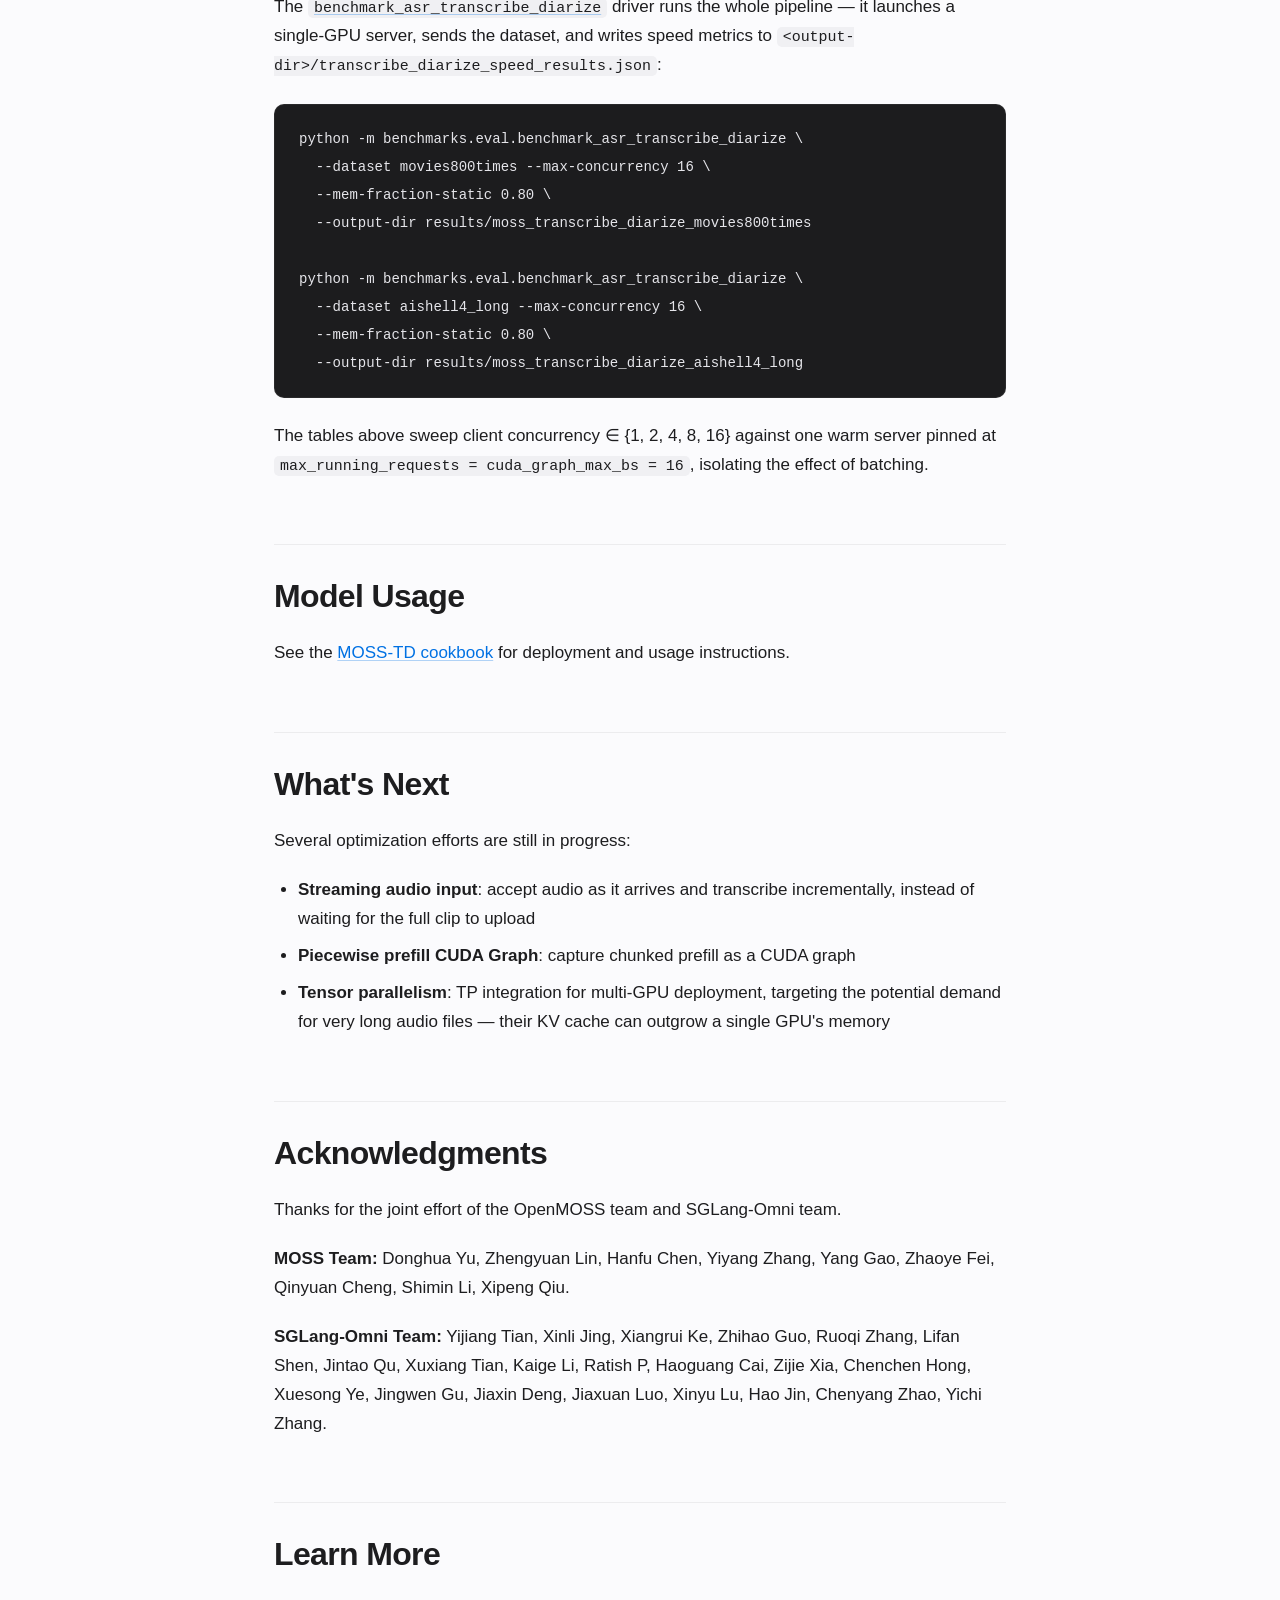
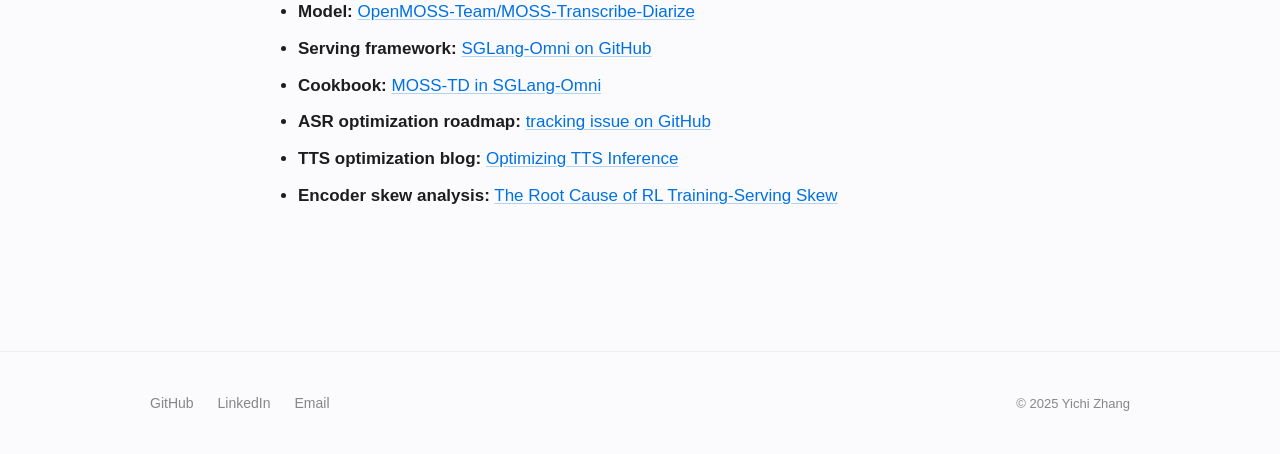
<file: blog/moss-td-asr.html>
<!DOCTYPE html>
<html lang="en" data-theme="light" data-lang="en">
<head>
  <meta charset="UTF-8">
  <meta name="viewport" content="width=device-width, initial-scale=1.0">
  <title>Optimizing ASR for 90-Minute Multi-Speaker Audio – Yichi Zhang</title>
  <meta name="description" content="How MOSS-Transcribe-Diarize was optimized in SGLang-Omni to transcribe and diarize up to 90-minute multi-speaker audio — profiling, CUDA Graph, chunked prefill, async decode, and benchmarks.">
  <meta property="og:title" content="Optimizing ASR Models to Transcribe 90-Minute Multi-Speaker Audio">
  <meta property="og:description" content="Engineering behind bringing MOSS-TD to SGLang-Omni: profiling, chunked prefill, CUDA Graph, async decode, streaming, and benchmark results.">
  <link rel="icon" href="data:image/svg+xml,<svg xmlns='http://www.w3.org/2000/svg' viewBox='0 0 100 100'><text y='.9em' font-size='90'>⚡</text></svg>">
  <link rel="stylesheet" href="../css/style.css">
  <link rel="stylesheet" href="../css/blog-post.css">
  <script>
    (function(){
      var t = localStorage.getItem('theme') || 'light';
      var l = localStorage.getItem('lang') || 'en';
      document.documentElement.setAttribute('data-theme', t);
      document.documentElement.setAttribute('data-lang', l);
      document.documentElement.lang = l === 'zh' ? 'zh-CN' : 'en';
    })();
  </script>
</head>
<body>

  <!-- Navigation -->
  <nav class="nav" id="nav">
    <div class="nav-inner">
      <a href="../index.html" class="nav-logo">YZ</a>
      <div class="nav-links" id="nav-links">
        <a href="../index.html#blog" class="lang-en">Blog</a>
        <a href="../index.html#blog" class="lang-zh">博客</a>
        <a href="../index.html#research" class="lang-en">Research</a>
        <a href="../index.html#research" class="lang-zh">研究</a>
        <a href="../index.html#resume" class="lang-en">Resume</a>
        <a href="../index.html#resume" class="lang-zh">简历</a>
      </div>
      <div class="nav-controls">
        <button class="ctrl-btn" id="theme-toggle" aria-label="Toggle theme">
          <svg class="icon-sun" width="18" height="18" viewBox="0 0 24 24" fill="none" stroke="currentColor" stroke-width="2" stroke-linecap="round" stroke-linejoin="round">
            <circle cx="12" cy="12" r="5"/><line x1="12" y1="1" x2="12" y2="3"/><line x1="12" y1="21" x2="12" y2="23"/><line x1="4.22" y1="4.22" x2="5.64" y2="5.64"/><line x1="18.36" y1="18.36" x2="19.78" y2="19.78"/><line x1="1" y1="12" x2="3" y2="12"/><line x1="21" y1="12" x2="23" y2="12"/><line x1="4.22" y1="19.78" x2="5.64" y2="18.36"/><line x1="18.36" y1="5.64" x2="19.78" y2="4.22"/>
          </svg>
          <svg class="icon-moon" width="18" height="18" viewBox="0 0 24 24" fill="none" stroke="currentColor" stroke-width="2" stroke-linecap="round" stroke-linejoin="round">
            <path d="M21 12.79A9 9 0 1 1 11.21 3 7 7 0 0 0 21 12.79z"/>
          </svg>
        </button>
        <button class="ctrl-btn lang-btn" id="lang-toggle">EN</button>
        <button class="nav-hamburger" id="nav-hamburger" aria-label="Menu">
          <span></span><span></span><span></span>
        </button>
      </div>
    </div>
  </nav>

  <!-- Post Header -->
  <header class="post-header">
    <a href="../index.html#blog" class="post-back">
      <svg width="16" height="16" viewBox="0 0 24 24" fill="none" stroke="currentColor" stroke-width="2" stroke-linecap="round" stroke-linejoin="round"><path d="M19 12H5M12 19l-7-7 7-7"/></svg>
      <span class="lang-en">Back to Blog</span>
      <span class="lang-zh">返回博客</span>
    </a>
    <div class="post-meta">
      <span class="post-date lang-en">July 19, 2026</span>
      <span class="post-date lang-zh">2026年7月19日</span>
      <span class="post-tag">SGLang</span>
      <span class="post-tag">ASR</span>
      <span class="post-tag lang-en">Optimization</span>
      <span class="post-tag lang-zh">优化</span>
    </div>
    <h1 class="post-title lang-en">Optimizing ASR Models to Transcribe 90-Minute Multi-Speaker Audio</h1>
    <h1 class="post-title lang-zh">优化 ASR 模型：转写 90 分钟多说话人音频</h1>
    <p class="post-subtitle lang-en">Bringing MOSS-Transcribe-Diarize to SGLang-Omni — the engineering behind transcribing and diarizing up to 90-minute multi-speaker audio: profiling, chunked prefill, CUDA Graph, async decode, and benchmarks.</p>
    <p class="post-subtitle lang-zh">将 MOSS-Transcribe-Diarize 引入 SGLang-Omni——转写并区分长达 90 分钟多说话人音频背后的工程实践：性能分析、分块预填充、CUDA Graph、异步解码与基准测试。</p>
    <div class="post-reference lang-en">
      This article is also available as a tutorial in the <a href="https://github.com/Ccyest/Awesome-ML-SYS-Tutorial/blob/ecb2cb4e76cd172fa5ad33c8c80fcada71cf86de/sglang/sglang-omni/moss-td-asr.md" target="_blank" rel="noopener">Awesome-ML-SYS-Tutorial</a> repository.
    </div>
    <div class="post-reference lang-zh">
      本文同时收录于 <a href="https://github.com/Ccyest/Awesome-ML-SYS-Tutorial/blob/ecb2cb4e76cd172fa5ad33c8c80fcada71cf86de/sglang/sglang-omni/moss-td-asr.md" target="_blank" rel="noopener">Awesome-ML-SYS-Tutorial</a> 仓库，作为教程参考。
    </div>
  </header>

  <!-- ============================================================
       ENGLISH ARTICLE
       ============================================================ -->
  <article class="post-body lang-en">

    <p><a href="https://huggingface.co/OpenMOSS-Team/MOSS-Transcribe-Diarize" target="_blank" rel="noopener">MOSS-Transcribe-Diarize</a> (MOSS-TD for short) does more than speech-to-text: it labels who spoke and when in complex conversation scenarios, on audio up to ~90 minutes long.</p>

    <p>The community recently collaborated to bring MOSS-TD to <a href="https://github.com/sgl-project/sglang-omni" target="_blank" rel="noopener">SGLang-Omni</a>, covering model support, correctness fixes, and performance optimization. The result: a single H100 turns a 38-minute multi-speaker meeting into a speaker-labeled, timestamped transcript in ~49 seconds — the whole meeting is transcribed faster than you could listen to its first minute. Batch 16 meetings at once, and the same GPU chews through 97.5 seconds of audio per wall-clock second. This post records all the engineering behind these numbers, and our technical experiences.</p>

    <h2>ASR Model Primer</h2>

    <p>ASR (Automatic Speech Recognition) converts audio input into text output: <strong>input is audio waveform, output is text.</strong></p>

    <p>MOSS-TD follows the Audio LLM paradigm — a Whisper encoder produces continuous embeddings, which are projected by an FFN adaptor into a decoder-only LLM that autoregressively generates the transcript with speaker labels and timestamps.</p>

    <figure class="post-img">
      <img src="../assets/blog/moss-td-pipeline.svg" alt="MOSS-TD ASR Inference Pipeline" loading="lazy">
      <figcaption>Figure 1. MOSS-TD inference pipeline: Whisper encoder → FFN adaptor → Qwen3 LLM prefill → AR decode → text with speaker labels and timestamps.</figcaption>
    </figure>

    <figure class="post-img">
      <img src="../assets/blog/moss-td-data-shapes.svg" alt="What the Data Looks Like at Each Stage" loading="lazy">
      <figcaption>Figure 2. Data shapes along the pipeline: 16 kHz waveform → log-mel spectrogram <code>[T, 80]</code> → encoder hidden states <code>[T, 1024]</code> → LLM embeddings <code>[T/4, 1024]</code> (12.5 tokens/s, ~67k tokens for 90 min) → diarized text.</figcaption>
    </figure>

    <p>The pipeline has three stages:</p>

    <ol>
      <li><strong>Encoder.</strong> Waveform → log-mel spectrogram (80 bins) → 24-layer Whisper Transformer → 4× Time Merge (concatenate every 4 frames) → FFN adaptor (Linear→SiLU→Linear→LayerNorm, 4096→1024). The output is a sequence of continuous float vectors in the LLM's embedding space.</li>
      <li><strong>LLM Prefill.</strong> The audio embeddings replace placeholder tokens in the prompt. Qwen3 processes the prompt to build the KV cache — in one forward pass for short audio, or split into 4096-token chunks for long audio (see Chunked Prefill below).</li>
      <li><strong>AR Decode.</strong> Qwen3 generates text tokens one at a time — transcript with speaker labels <code>[S01]</code>/<code>[S02]</code> and timestamps — until EOS.</li>
    </ol>

    <div class="post-table">
      <table>
        <thead>
          <tr><th>Component</th><th>Spec</th></tr>
        </thead>
        <tbody>
          <tr><td>Architecture</td><td><code>MossTranscribeDiarizeForConditionalGeneration</code></td></tr>
          <tr><td>Audio Encoder</td><td>Whisper encoder (24 layers, d_model=1024)</td></tr>
          <tr><td>Adapter</td><td>FFN: Linear→SiLU→Linear→LayerNorm, 4096→1024</td></tr>
          <tr><td>Text Decoder</td><td>Qwen3 (28 layers, hidden=1024, GQA 16/8)</td></tr>
          <tr><td>Output</td><td>Speaker-labeled transcript with start/end timestamps</td></tr>
          <tr><td>Endpoint</td><td><code>/v1/audio/transcriptions</code></td></tr>
        </tbody>
      </table>
    </div>

    <h3>Chunked Prefill for Long Audio</h3>

    <p>For long audio (up to ~90 minutes), the encoded token sequence can reach tens of thousands of tokens. Prefilling such a sequence in one forward pass would occupy the GPU for seconds and spike activation memory. And since decode and prefill share one scheduler loop, every other request's decode would stall for that whole stretch. <strong>Chunked Prefill</strong> splits the sequence into 4096-token chunks, processing one per scheduling step and interleaving decode steps for other requests between chunks. The trade-off: the long request's own prefill finishes slightly later (more scheduling rounds), in exchange for bounded decode stalls and smooth streaming for everyone else. Stream output is suppressed during chunked prefill to avoid emitting intermediate states as if they were transcript output.</p>

    <figure class="post-img">
      <img src="../assets/blog/moss-td-chunked-prefill.svg" alt="Chunked Prefill for Long Audio" loading="lazy">
      <figcaption>Figure 3. Chunked prefill splits a long token sequence into 4096-token chunks, interleaving other requests' decode steps between chunks to keep the GPU busy.</figcaption>
    </figure>

    <h3>ASR vs TTS</h3>

    <p>ASR and TTS share much of the same serving infrastructure in SGLang-Omni — both use <code>OmniScheduler</code>, share CUDA Graph / KV cache management / continuous batching, and both are LLM-backboned autoregressive models (the backbone choice varies by model; MOSS-TD and MOSS-TTS happen to both use Qwen3). The real differences lie in what they encode, what they generate, and how their pipelines are organized:</p>

    <div class="post-table">
      <table>
        <thead>
          <tr><th>Dimension</th><th>ASR (MOSS-TD)</th><th>TTS (Higgs / MOSS-TTS)</th></tr>
        </thead>
        <tbody>
          <tr><td>Audio representation</td><td>Continuous features (mel → encoder hidden states)</td><td>Discrete codec tokens (RVQ multi-codebook)</td></tr>
          <tr><td>Data flow</td><td>Audio → text</td><td>Text → audio</td></tr>
          <tr><td>Audio decoder / Vocoder</td><td>Not needed — output is plain text</td><td>Vocoder required to reconstruct waveform</td></tr>
          <tr><td>Typical input length</td><td>Very long (MOSS-TD supports ~90 min)</td><td>Short (reference voice: a few seconds)</td></tr>
          <tr><td>Pipeline stages</td><td>Single stage (encoder + LLM)</td><td>Multi-stage (encoder → AR engine → vocoder)</td></tr>
          <tr><td>Streaming</td><td>Stream text output (incremental transcript)</td><td>Stream audio output + streaming vocoder</td></tr>
        </tbody>
      </table>
    </div>

    <figure class="post-img">
      <img src="../assets/blog/moss-td-asr-vs-tts.svg" alt="ASR vs TTS Architecture Comparison" loading="lazy">
      <figcaption>Figure 4. ASR vs TTS architecture. ASR: Whisper encoder → FFN adaptor → Qwen3 decoder, which generates text directly. TTS (MOSS-TTS-Local-v1.5): codec encoder → Qwen3-4B backbone → local transformer → vocoder.</figcaption>
    </figure>

    <p>ASR does not need a vocoder at all — it simply generates text. But ASR inputs can be much longer than TTS inputs, shifting the optimization focus toward the AR decode loop and long-sequence memory management. For the full TTS optimization story, see <a href="tts-optimization.html">Optimizing TTS Inference</a>.</p>

    <h2>Where Time Is Spent: Profiling</h2>

    <p>Before optimizing, we profiled on a single H100 (CUDA Graph, bf16) to find the bottlenecks:</p>

    <figure class="post-img">
      <img src="../assets/blog/moss-td-profiling.svg" alt="MOSS-TD Profiling Breakdown" loading="lazy">
      <figcaption>Figure 5. Inference time breakdown by stage. AR Decode dominates at low concurrency; encoder share rises at high concurrency with short audio.</figcaption>
    </figure>

    <div class="post-table">
      <table>
        <thead>
          <tr><th>Audio Length</th><th>Concurrency</th><th>Encoder</th><th>LLM Prefill</th><th>AR Decode</th></tr>
        </thead>
        <tbody>
          <tr><td>5 s</td><td>1</td><td>8.9%</td><td>14.7%</td><td>76.4%</td></tr>
          <tr><td>5 s</td><td>4</td><td>20.0%</td><td>22.3%</td><td>57.7%</td></tr>
          <tr><td>5 s</td><td>16</td><td>38.2%</td><td>29.7%</td><td>32.1%</td></tr>
          <tr><td>60 s</td><td>1</td><td>4.0%</td><td>2.1%</td><td>94.0%</td></tr>
          <tr><td>60 s</td><td>4</td><td>5.0%</td><td>4.6%</td><td>90.4%</td></tr>
          <tr><td>60 s</td><td>16</td><td>13.7%</td><td>9.5%</td><td>76.8%</td></tr>
          <tr><td>20 min</td><td>1</td><td>4.7%</td><td>0.8%</td><td>94.5%</td></tr>
          <tr><td>20 min</td><td>4</td><td>9.2%</td><td>1.9%</td><td>88.9%</td></tr>
          <tr><td>20 min</td><td>16</td><td>11.6%</td><td>2.6%</td><td>85.7%</td></tr>
        </tbody>
      </table>
    </div>

    <p>Two takeaways:</p>

    <ul>
      <li>At c=1 with long audio, AR Decode takes 94%+ of total time — the leverage is almost entirely in the decode loop.</li>
      <li>At c=16 with short audio, encoder + prefill together account for 68%, making encoder-side optimizations worthwhile.</li>
    </ul>

    <h2>Optimization Strategies</h2>

    <p>Our optimization stack reuses the core infrastructure built for TTS, with ASR-specific adaptations. If you have read <a href="tts-optimization.html">the TTS optimization blog</a>, you will recognize the same ideas — CUDA Graph, async decode, encoder caching — applied to a simpler pipeline (no vocoder, no multi-codebook generation).</p>

    <figure class="post-img">
      <img src="../assets/blog/moss-td-opt-overview.svg" alt="MOSS-TD Optimization Strategies" loading="lazy">
      <figcaption>Figure 6. Optimization strategies mapped to pipeline stages. Encoder gets CUDA Graph + Torch Compile + LRU cache; decode gets CUDA Graph + async decode + stream output.</figcaption>
    </figure>

    <h3>Encoder</h3>

    <p><strong>CUDA Graph.</strong> The Whisper encoder works on fixed 30-second windows: input audio is split into 30 s chunks (the last one padded to 30 s), and each chunk goes through one encoder forward. Since every chunk has the same shape, the only variable is how many chunks a request carries — so the encoder is bucketed by chunk count (default up to 8 chunks, covering ~4 min of audio), and each bucket captures a CUDA graph, eliminating per-call kernel launch overhead.</p>

    <p><strong>Torch Compile</strong> (opt-in). An opt-in setting replaces the encoder CUDA graph with <code>torch.compile(self.whisper_encoder, dynamic=False)</code>, which adds kernel fusion. The default compile mode is used on purpose: <code>mode="reduce-overhead"</code> owns its own internal CUDA graphs, and they corrupt memory when they run alongside the decode CUDA graphs in the same process. Torch Compile trades slower cold start (one-time per-bucket compilation) for kernel fusion gains at steady state. Prefer it for encoder-bound, high-concurrency short-audio workloads.</p>

    <p><strong>LRU Cache.</strong> The Whisper encoder forward is deterministic for identical input — same waveform always produces the same embeddings. We cache encoder outputs on CPU (max 64 entries, 4 GB), keyed by a content hash of the input waveform. On a hit, the stored tensor is transferred back to GPU asynchronously and the encoder is skipped entirely.</p>

    <figure class="post-img">
      <img src="../assets/blog/moss-td-encoder-cache.svg" alt="Encoder LRU Cache Flow" loading="lazy">
      <figcaption>Figure 7. LRU cache flow: content-hash the waveform, check the cache. On a hit, skip the encoder entirely and transfer cached embeddings back to GPU. On a miss, run the encoder and store the result.</figcaption>
    </figure>

    <p>Unlike TTS where the same reference voice is reused across many prompts (high hit rate), ASR inputs are typically unique in production. The cache is most useful during request retries, A/B testing with different decode parameters, and development iteration. Being honest about limited hit rate in production is more useful than pretending the cache always helps.</p>

    <h3>AR Decode</h3>

    <p><strong>CUDA Graph.</strong> The LLM decode step pads batch size to predefined buckets (1, 2, 4, 8, ...) and replays a captured CUDA graph, eliminating kernel launch overhead on every token. The mechanism is the same as for TTS decode — see <a href="tts-optimization.html">CUDA Graph in the TTS blog</a> for the full discussion of static-path challenges, fixed-address shadow buffers, and gather/scatter patterns.</p>

    <figure class="post-img">
      <img src="../assets/blog/moss-td-cuda-graph.svg" alt="Eager vs CUDA Graph" loading="lazy">
      <figcaption>Figure 8. Eager mode dispatches each kernel individually with CPU gaps in between; CUDA Graph records the sequence once and replays it as a single GPU operation.</figcaption>
    </figure>

    <p><strong>Async Decode.</strong> Same one-step lookahead as TTS: launch the current decode step's GPU work, then resolve the previous step's host-side work (D2H copy, finish detection, result dispatch) in parallel. Falls back to synchronous mode at batch size 1, where the host-side work is too small to justify the overlap. Two alternating pinned host buffers prevent read/write races between the GPU's async D2H write and the CPU's read.</p>

    <p>This brings a solid qps gain at high concurrency. The work also fixed a KV slot leak caused by lookahead overrun. For the full mechanism — launch/resolve event loop, ping-pong buffers, lookahead guard — see <a href="tts-optimization.html">Asynchronous Decode + Lookahead in the TTS blog</a>.</p>

    <figure class="post-img">
      <img src="../assets/blog/moss-td-async-decode.svg" alt="Synchronous vs Asynchronous Decode" loading="lazy">
      <figcaption>Figure 9. Synchronous decode wastes GPU cycles waiting for CPU resolve. Async decode overlaps GPU forward N with CPU resolve N-1 via ping-pong pinned buffers, hiding the CPU work entirely.</figcaption>
    </figure>

    <p><strong>Stream Output.</strong> During AR decode, transcript text is emitted incrementally via SSE so that users see partial results as they are generated rather than waiting for the full sequence. Three mechanisms control when to emit:</p>

    <ol>
      <li><strong>Rate limiting</strong> (default 50 ms): tokens accumulate in a per-request buffer and flush only when enough time has elapsed. The first token goes out immediately; EOS always triggers a flush.</li>
      <li><strong>Chunked prefill suppression</strong>: all emission is suppressed during chunked prefill to prevent intermediate states from being misinterpreted as transcript.</li>
      <li><strong>Incomplete UTF-8 handling</strong>: if the accumulated tokens end with the Unicode replacement character (an incomplete multi-byte sequence split across token boundaries), emission is held until the next token completes the sequence.</li>
    </ol>

    <h3>Batched Inference</h3>

    <p>Encoder-side mel alignment and LLM-side sequence packing allow multiple requests to be processed together more efficiently. On the encoder side, mel spectrograms of different lengths are aligned for batched Whisper forward passes. On the LLM side, multiple requests' token sequences are packed into the same batch for prefill and decode, making better use of GPU compute under concurrency.</p>

    <h2>Benchmark Results</h2>

    <p>We benchmark MOSS-TD on two private multi-speaker datasets that bracket the input-length spectrum:</p>

    <ul>
      <li><strong>Movies</strong> (<code>movies800times</code>): short-sequence dataset, 800 dialog clips (~12 s each).</li>
      <li><strong>AISHELL-4 Long</strong> (<code>aishell4_long</code>): long-sequence dataset, 20 long-form meeting recordings (~38 min each).</li>
    </ul>

    <p>Both datasets are currently under private license — contact the MOSS team for access.</p>

    <p>Key metrics: <strong>RTF</strong> (Real-Time Factor) is processing time divided by input audio duration — <code>&lt;1</code> means faster than real time. <strong>audio_s/s</strong> is total audio seconds processed per wall-clock second, which measures how much batching delivers real throughput gains.</p>

    <p><strong>Environment:</strong> 1× H100 80GB, colocate single-GPU. MOSS-Transcribe-Diarize, bf16, CUDA Graph, greedy decoding. Server pinned at <code>max_running_requests = cuda_graph_max_bs = 16</code>, <code>mem_fraction_static = 0.80</code>. Movies speed points are the mean of 3 runs; AISHELL-4 Long is a single run per point (each request is a ~38 min meeting). Accuracy is measured once at c=16 (concurrency-independent under greedy decoding).</p>

    <h3>Movies — short multi-speaker dialog (N=800)</h3>

    <div class="post-table">
      <table>
        <thead>
          <tr><th>Concurrency</th><th>Throughput (req/s)</th><th>RTF mean</th><th>audio_s/s</th><th>Latency mean (s)</th><th>Latency p95 (s)</th></tr>
        </thead>
        <tbody>
          <tr><td>1</td><td>4.55</td><td>0.022</td><td>52.7</td><td>0.219</td><td>0.500</td></tr>
          <tr><td>2</td><td>8.40</td><td>0.024</td><td>97.2</td><td>0.238</td><td>0.544</td></tr>
          <tr><td>4</td><td>14.96</td><td>0.027</td><td>173.2</td><td>0.267</td><td>0.610</td></tr>
          <tr><td>8</td><td>24.90</td><td>0.033</td><td>288.1</td><td>0.321</td><td>0.714</td></tr>
          <tr><td>16</td><td>32.79</td><td>0.043</td><td>379.5</td><td>0.422</td><td>0.935</td></tr>
        </tbody>
      </table>
    </div>

    <p>From c=1 to c=16, throughput and audio_s/s both scale <strong>~7.2×</strong> (4.6 → 32.8 req/s; 53 → 379 audio_s/s) while RTF stays far below 1 (0.022 → 0.043, i.e. <strong>~23–45× faster than real time</strong>) and mean latency stays sub-second. Short-audio ASR becomes encoder- and prefill-bound as batches fill, so per-request RTF drifts up, but aggregate throughput keeps climbing.</p>

    <h3>AISHELL-4 Long — long-form meetings (N=20, ~38 min each)</h3>

    <div class="post-table">
      <table>
        <thead>
          <tr><th>Concurrency</th><th>Throughput (req/s)</th><th>RTF mean</th><th>audio_s/s</th><th>Latency mean (s)</th><th>Latency p95 (s)</th></tr>
        </thead>
        <tbody>
          <tr><td>1</td><td>0.021</td><td>0.021</td><td>47.0</td><td>48.7</td><td>71.1</td></tr>
          <tr><td>2</td><td>0.030</td><td>0.028</td><td>69.7</td><td>64.9</td><td>78.5</td></tr>
          <tr><td>4</td><td>0.034</td><td>0.048</td><td>77.7</td><td>110.2</td><td>142.7</td></tr>
          <tr><td>8</td><td>0.037</td><td>0.081</td><td>85.4</td><td>184.8</td><td>239.2</td></tr>
          <tr><td>16</td><td>0.043</td><td>0.127</td><td>97.5</td><td>291.0</td><td>374.5</td></tr>
        </tbody>
      </table>
    </div>

    <p>Each request is a ~38 min meeting dominated by the AR decode loop, so req/s is low by design and <strong>RTF is the meaningful speed metric</strong>. A single stream already transcribes a 38 min meeting in <strong>~49 s</strong> (RTF 0.021, ~47× faster than real time). Pushing concurrency to 16 <strong>more than doubles</strong> aggregate audio_s/s (47 → 97.5) and req/s (0.021 → 0.043); per-request latency and RTF grow with batch contention but stay ~8× faster than real time (RTF 0.127). This is the long-audio batching trade-off: aggregate throughput up, single-request latency up.</p>

    <h3>Accuracy</h3>

    <p>Measured at c=16 with greedy decoding. <strong>CER</strong> is character error rate; <strong>cpCER</strong> is concatenated-minimum-permutation CER (speaker-attributed); <strong>Δ CER</strong> is the cpCER − CER gap attributable to speaker assignment; <strong>DER</strong> is the speaker-timestamp diarization error rate.</p>

    <div class="post-table">
      <table>
        <thead>
          <tr><th>Dataset</th><th>Samples</th><th>CER (%)</th><th>cpCER (%)</th><th>Δ CER (%)</th><th>Speaker-timestamp DER (%)</th></tr>
        </thead>
        <tbody>
          <tr><td>Movies</td><td>800</td><td>5.92</td><td>13.12</td><td>7.20</td><td>21.20</td></tr>
          <tr><td>AISHELL-4 Long</td><td>20</td><td>13.76</td><td>15.07</td><td>1.31</td><td>10.25</td></tr>
        </tbody>
      </table>
    </div>

    <h3>Reproducing the Benchmarks</h3>

    <p>The <a href="https://github.com/sgl-project/sglang-omni/blob/main/benchmarks/eval/benchmark_asr_transcribe_diarize.py" target="_blank" rel="noopener"><code>benchmark_asr_transcribe_diarize</code></a> driver runs the whole pipeline — it launches a single-GPU server, sends the dataset, and writes speed metrics to <code>&lt;output-dir&gt;/transcribe_diarize_speed_results.json</code>:</p>

    <pre><code>python -m benchmarks.eval.benchmark_asr_transcribe_diarize \
  --dataset movies800times --max-concurrency 16 \
  --mem-fraction-static 0.80 \
  --output-dir results/moss_transcribe_diarize_movies800times

python -m benchmarks.eval.benchmark_asr_transcribe_diarize \
  --dataset aishell4_long --max-concurrency 16 \
  --mem-fraction-static 0.80 \
  --output-dir results/moss_transcribe_diarize_aishell4_long</code></pre>

    <p>The tables above sweep client concurrency ∈ {1, 2, 4, 8, 16} against one warm server pinned at <code>max_running_requests = cuda_graph_max_bs = 16</code>, isolating the effect of batching.</p>

    <h2>Model Usage</h2>

    <p>See the <a href="https://sgl-project.github.io/sglang-omni/cookbook/moss_transcribe_diarize.html" target="_blank" rel="noopener">MOSS-TD cookbook</a> for deployment and usage instructions.</p>

    <h2>What's Next</h2>

    <p>Several optimization efforts are still in progress:</p>

    <ul>
      <li><strong>Streaming audio input</strong>: accept audio as it arrives and transcribe incrementally, instead of waiting for the full clip to upload</li>
      <li><strong>Piecewise prefill CUDA Graph</strong>: capture chunked prefill as a CUDA graph</li>
      <li><strong>Tensor parallelism</strong>: TP integration for multi-GPU deployment, targeting the potential demand for very long audio files — their KV cache can outgrow a single GPU's memory</li>
    </ul>

    <h2>Acknowledgments</h2>

    <p>Thanks for the joint effort of the OpenMOSS team and SGLang-Omni team.</p>

    <p><strong>MOSS Team:</strong> Donghua Yu, Zhengyuan Lin, Hanfu Chen, Yiyang Zhang, Yang Gao, Zhaoye Fei, Qinyuan Cheng, Shimin Li, Xipeng Qiu.</p>

    <p><strong>SGLang-Omni Team:</strong> Yijiang Tian, Xinli Jing, Xiangrui Ke, Zhihao Guo, Ruoqi Zhang, Lifan Shen, Jintao Qu, Xuxiang Tian, Kaige Li, Ratish P, Haoguang Cai, Zijie Xia, Chenchen Hong, Xuesong Ye, Jingwen Gu, Jiaxin Deng, Jiaxuan Luo, Xinyu Lu, Hao Jin, Chenyang Zhao, Yichi Zhang.</p>

    <h2>Learn More</h2>

    <ul>
      <li><strong>Model:</strong> <a href="https://huggingface.co/OpenMOSS-Team/MOSS-Transcribe-Diarize" target="_blank" rel="noopener">OpenMOSS-Team/MOSS-Transcribe-Diarize</a></li>
      <li><strong>Serving framework:</strong> <a href="https://github.com/sgl-project/sglang-omni" target="_blank" rel="noopener">SGLang-Omni on GitHub</a></li>
      <li><strong>Cookbook:</strong> <a href="https://sgl-project.github.io/sglang-omni/cookbook/moss_transcribe_diarize.html" target="_blank" rel="noopener">MOSS-TD in SGLang-Omni</a></li>
      <li><strong>ASR optimization roadmap:</strong> <a href="https://github.com/sgl-project/sglang-omni/issues/924" target="_blank" rel="noopener">tracking issue on GitHub</a></li>
      <li><strong>TTS optimization blog:</strong> <a href="tts-optimization.html">Optimizing TTS Inference</a></li>
      <li><strong>Encoder skew analysis:</strong> <a href="https://github.com/Ccyest/Awesome-ML-SYS-Tutorial/blob/ecb2cb4e76cd172fa5ad33c8c80fcada71cf86de/sglang/sglang-omni/moss-tts-local-batch-encoder-skew.md" target="_blank" rel="noopener">The Root Cause of RL Training-Serving Skew</a></li>
    </ul>

  </article>

  <!-- ============================================================
       CHINESE ARTICLE
       ============================================================ -->
  <article class="post-body lang-zh">

    <p><a href="https://huggingface.co/OpenMOSS-Team/MOSS-Transcribe-Diarize" target="_blank" rel="noopener">MOSS-Transcribe-Diarize</a>（简称 MOSS-TD）做的不只是语音转文字：它能在复杂对话场景中标注出谁在何时说了什么，支持长达约 90 分钟的音频。</p>

    <p>社区最近协作将 MOSS-TD 引入 <a href="https://github.com/sgl-project/sglang-omni" target="_blank" rel="noopener">SGLang-Omni</a>，涵盖模型支持、正确性修复与性能优化。成果是：单张 H100 能在约 49 秒内把一场 38 分钟的多说话人会议转写成带说话人标签和时间戳的文字稿——整场会议的转写速度比你听完第一分钟还要快。若一次批处理 16 场会议，同一张 GPU 每一秒墙钟时间可处理 97.5 秒的音频。本文记录了这些数字背后的全部工程实践与我们的技术经验。</p>

    <h2>ASR 模型入门</h2>

    <p>ASR（自动语音识别）将音频输入转换为文本输出：<strong>输入是音频波形，输出是文本。</strong></p>

    <p>MOSS-TD 遵循 Audio LLM 范式——Whisper 编码器产生连续的嵌入向量，经由一个 FFN 适配器投影进一个 decoder-only LLM，再由 LLM 自回归地生成带说话人标签和时间戳的转写文本。</p>

    <figure class="post-img">
      <img src="../assets/blog/moss-td-pipeline.svg" alt="MOSS-TD ASR 推理流水线" loading="lazy">
      <figcaption>图 1. MOSS-TD 推理流水线：Whisper 编码器 → FFN 适配器 → Qwen3 LLM 预填充 → AR 解码 → 带说话人标签和时间戳的文本。</figcaption>
    </figure>

    <figure class="post-img">
      <img src="../assets/blog/moss-td-data-shapes.svg" alt="各阶段的数据形态" loading="lazy">
      <figcaption>图 2. 流水线各阶段的数据形态：16 kHz 波形 → 对数梅尔频谱 <code>[T, 80]</code> → 编码器隐藏状态 <code>[T, 1024]</code> → LLM 嵌入 <code>[T/4, 1024]</code>（12.5 tokens/s，90 分钟约 6.7 万 token）→ 带说话人区分的文本。</figcaption>
    </figure>

    <p>流水线分为三个阶段：</p>

    <ol>
      <li><strong>编码器。</strong> 波形 → 对数梅尔频谱（80 个频段）→ 24 层 Whisper Transformer → 4× 时间合并（每 4 帧拼接）→ FFN 适配器（Linear→SiLU→Linear→LayerNorm，4096→1024）。输出是位于 LLM 嵌入空间中的一串连续浮点向量。</li>
      <li><strong>LLM 预填充。</strong> 音频嵌入替换掉 prompt 中的占位符 token。Qwen3 处理 prompt 构建 KV cache——短音频用一次前向完成，长音频则拆成 4096-token 的分块（见下文分块预填充）。</li>
      <li><strong>AR 解码。</strong> Qwen3 逐个生成文本 token——带说话人标签 <code>[S01]</code>/<code>[S02]</code> 和时间戳的转写——直到 EOS。</li>
    </ol>

    <div class="post-table">
      <table>
        <thead>
          <tr><th>组件</th><th>规格</th></tr>
        </thead>
        <tbody>
          <tr><td>架构</td><td><code>MossTranscribeDiarizeForConditionalGeneration</code></td></tr>
          <tr><td>音频编码器</td><td>Whisper 编码器（24 层，d_model=1024）</td></tr>
          <tr><td>适配器</td><td>FFN：Linear→SiLU→Linear→LayerNorm，4096→1024</td></tr>
          <tr><td>文本解码器</td><td>Qwen3（28 层，hidden=1024，GQA 16/8）</td></tr>
          <tr><td>输出</td><td>带起止时间戳、标注说话人的转写文本</td></tr>
          <tr><td>端点</td><td><code>/v1/audio/transcriptions</code></td></tr>
        </tbody>
      </table>
    </div>

    <h3>面向长音频的分块预填充</h3>

    <p>对于长音频（最长约 90 分钟），编码后的 token 序列可达数万个 token。若用一次前向完成这样的预填充，会占用 GPU 数秒并使激活显存飙升。而且由于解码与预填充共用同一个调度器循环，其他所有请求的解码在这整段时间里都会停滞。<strong>分块预填充</strong>把序列切成 4096-token 的分块，每个调度步处理一块，并在块与块之间穿插其他请求的解码步。代价是：这个长请求自身的预填充会稍晚完成（需要更多调度轮次），换来的是有界的解码停顿以及对所有其他请求平滑的流式输出。在分块预填充期间会抑制流式输出，避免把中间状态当作转写结果发出去。</p>

    <figure class="post-img">
      <img src="../assets/blog/moss-td-chunked-prefill.svg" alt="面向长音频的分块预填充" loading="lazy">
      <figcaption>图 3. 分块预填充把长 token 序列切成 4096-token 的分块，在块之间穿插其他请求的解码步，让 GPU 保持忙碌。</figcaption>
    </figure>

    <h3>ASR 与 TTS 的对比</h3>

    <p>在 SGLang-Omni 中，ASR 与 TTS 共享大量相同的服务基础设施——两者都使用 <code>OmniScheduler</code>，共享 CUDA Graph / KV cache 管理 / 连续批处理，且都是以 LLM 为骨干的自回归模型（骨干的选择因模型而异；MOSS-TD 和 MOSS-TTS 恰好都用 Qwen3）。真正的差异在于它们各自编码什么、生成什么，以及流水线如何组织：</p>

    <div class="post-table">
      <table>
        <thead>
          <tr><th>维度</th><th>ASR（MOSS-TD）</th><th>TTS（Higgs / MOSS-TTS）</th></tr>
        </thead>
        <tbody>
          <tr><td>音频表示</td><td>连续特征（梅尔 → 编码器隐藏状态）</td><td>离散 codec token（RVQ 多码本）</td></tr>
          <tr><td>数据流向</td><td>音频 → 文本</td><td>文本 → 音频</td></tr>
          <tr><td>音频解码器 / 声码器</td><td>不需要——输出是纯文本</td><td>需要声码器来重建波形</td></tr>
          <tr><td>典型输入长度</td><td>很长（MOSS-TD 支持约 90 分钟）</td><td>较短（参考音色：几秒）</td></tr>
          <tr><td>流水线阶段</td><td>单阶段（编码器 + LLM）</td><td>多阶段（编码器 → AR 引擎 → 声码器）</td></tr>
          <tr><td>流式</td><td>流式文本输出（增量转写）</td><td>流式音频输出 + 流式声码器</td></tr>
        </tbody>
      </table>
    </div>

    <figure class="post-img">
      <img src="../assets/blog/moss-td-asr-vs-tts.svg" alt="ASR 与 TTS 架构对比" loading="lazy">
      <figcaption>图 4. ASR 与 TTS 架构对比。ASR：Whisper 编码器 → FFN 适配器 → Qwen3 解码器，直接生成文本。TTS（MOSS-TTS-Local-v1.5）：codec 编码器 → Qwen3-4B 骨干 → 局部 transformer → 声码器。</figcaption>
    </figure>

    <p>ASR 完全不需要声码器——它只是生成文本。但 ASR 的输入可能比 TTS 长得多，这使优化重心转向 AR 解码循环和长序列显存管理。完整的 TTS 优化故事参见 <a href="tts-optimization.html">《优化 TTS 推理》</a>。</p>

    <h2>时间都花在哪：性能分析</h2>

    <p>在优化之前，我们在单张 H100 上（CUDA Graph，bf16）做性能分析以定位瓶颈：</p>

    <figure class="post-img">
      <img src="../assets/blog/moss-td-profiling.svg" alt="MOSS-TD 性能分析拆解" loading="lazy">
      <figcaption>图 5. 各阶段推理时间拆解。低并发时 AR 解码占主导；高并发短音频时编码器占比上升。</figcaption>
    </figure>

    <div class="post-table">
      <table>
        <thead>
          <tr><th>音频长度</th><th>并发</th><th>编码器</th><th>LLM 预填充</th><th>AR 解码</th></tr>
        </thead>
        <tbody>
          <tr><td>5 s</td><td>1</td><td>8.9%</td><td>14.7%</td><td>76.4%</td></tr>
          <tr><td>5 s</td><td>4</td><td>20.0%</td><td>22.3%</td><td>57.7%</td></tr>
          <tr><td>5 s</td><td>16</td><td>38.2%</td><td>29.7%</td><td>32.1%</td></tr>
          <tr><td>60 s</td><td>1</td><td>4.0%</td><td>2.1%</td><td>94.0%</td></tr>
          <tr><td>60 s</td><td>4</td><td>5.0%</td><td>4.6%</td><td>90.4%</td></tr>
          <tr><td>60 s</td><td>16</td><td>13.7%</td><td>9.5%</td><td>76.8%</td></tr>
          <tr><td>20 min</td><td>1</td><td>4.7%</td><td>0.8%</td><td>94.5%</td></tr>
          <tr><td>20 min</td><td>4</td><td>9.2%</td><td>1.9%</td><td>88.9%</td></tr>
          <tr><td>20 min</td><td>16</td><td>11.6%</td><td>2.6%</td><td>85.7%</td></tr>
        </tbody>
      </table>
    </div>

    <p>两点结论：</p>

    <ul>
      <li>在 c=1 且长音频时，AR 解码占总时间 94%+——优化杠杆几乎全在解码循环里。</li>
      <li>在 c=16 且短音频时，编码器 + 预填充合计占 68%，使得编码器侧的优化很有价值。</li>
    </ul>

    <h2>优化策略</h2>

    <p>我们的优化栈复用了为 TTS 构建的核心基础设施，并做了 ASR 专属的适配。如果你读过 <a href="tts-optimization.html">TTS 优化博客</a>，会认出同样的思路——CUDA Graph、异步解码、编码器缓存——被应用在一个更简单的流水线上（没有声码器，也没有多码本生成）。</p>

    <figure class="post-img">
      <img src="../assets/blog/moss-td-opt-overview.svg" alt="MOSS-TD 优化策略" loading="lazy">
      <figcaption>图 6. 映射到各流水线阶段的优化策略。编码器采用 CUDA Graph + Torch Compile + LRU 缓存；解码采用 CUDA Graph + 异步解码 + 流式输出。</figcaption>
    </figure>

    <h3>编码器</h3>

    <p><strong>CUDA Graph。</strong> Whisper 编码器在固定的 30 秒窗口上工作：输入音频被切成 30 s 的分块（最后一块补齐到 30 s），每一块过一次编码器前向。由于每个分块形状相同，唯一的变量是一个请求携带多少块——因此编码器按块数分桶（默认最多 8 块，覆盖约 4 分钟音频），每个桶捕获一张 CUDA graph，消除每次调用的 kernel 启动开销。</p>

    <p><strong>Torch Compile</strong>（可选开启）。一个可选设置会用 <code>torch.compile(self.whisper_encoder, dynamic=False)</code> 替换编码器的 CUDA graph，额外带来 kernel 融合。这里刻意使用默认的 compile 模式：<code>mode="reduce-overhead"</code> 会自带内部的 CUDA graph，而它们与解码用的 CUDA graph 在同一进程中共存时会破坏显存。Torch Compile 用更慢的冷启动（每个桶一次性编译）换取稳态下的 kernel 融合收益。适合编码器受限、高并发短音频的负载。</p>

    <p><strong>LRU 缓存。</strong> Whisper 编码器前向对相同输入是确定性的——相同波形总会产生相同嵌入。我们把编码器输出缓存在 CPU 上（最多 64 条，4 GB），以输入波形的内容哈希为键。命中时，存储的张量被异步传回 GPU，编码器被完全跳过。</p>

    <figure class="post-img">
      <img src="../assets/blog/moss-td-encoder-cache.svg" alt="编码器 LRU 缓存流程" loading="lazy">
      <figcaption>图 7. LRU 缓存流程：对波形做内容哈希，查缓存。命中则完全跳过编码器，把缓存的嵌入传回 GPU；未命中则运行编码器并存储结果。</figcaption>
    </figure>

    <p>不同于 TTS 中同一段参考音色会被许多 prompt 复用（命中率高），ASR 的输入在生产中通常是唯一的。该缓存最有用的场景是请求重试、用不同解码参数做 A/B 测试，以及开发迭代。诚实地说明它在生产中命中率有限，比假装缓存总能帮上忙更有价值。</p>

    <h3>AR 解码</h3>

    <p><strong>CUDA Graph。</strong> LLM 解码步把批大小补齐到预定义的桶（1、2、4、8……）并重放已捕获的 CUDA graph，消除每个 token 上的 kernel 启动开销。机制与 TTS 解码相同——静态路径的挑战、固定地址的影子缓冲区、gather/scatter 模式的完整讨论，参见 <a href="tts-optimization.html">TTS 博客中的 CUDA Graph 部分</a>。</p>

    <figure class="post-img">
      <img src="../assets/blog/moss-td-cuda-graph.svg" alt="Eager 与 CUDA Graph 对比" loading="lazy">
      <figcaption>图 8. Eager 模式逐个派发 kernel，中间夹着 CPU 空隙；CUDA Graph 把整个序列录制一次，作为单个 GPU 操作重放。</figcaption>
    </figure>

    <p><strong>异步解码。</strong> 与 TTS 相同的单步前瞻（lookahead）：先发起当前解码步的 GPU 工作，再并行地处理上一步的主机侧工作（D2H 拷贝、结束检测、结果派发）。在批大小为 1 时回退到同步模式，因为此时主机侧工作太小，不值得做重叠。两个交替使用的 pinned 主机缓冲区避免了 GPU 的异步 D2H 写与 CPU 读之间的读写竞争。</p>

    <p>这在高并发下带来了扎实的 qps 提升。这项工作还修复了一个由前瞻越界导致的 KV slot 泄漏。完整机制——launch/resolve 事件循环、乒乓缓冲、前瞻守卫——参见 <a href="tts-optimization.html">TTS 博客中的异步解码 + 前瞻部分</a>。</p>

    <figure class="post-img">
      <img src="../assets/blog/moss-td-async-decode.svg" alt="同步与异步解码对比" loading="lazy">
      <figcaption>图 9. 同步解码在等待 CPU resolve 时浪费 GPU 周期。异步解码通过乒乓 pinned 缓冲区让 GPU 前向 N 与 CPU resolve N-1 重叠，把 CPU 工作完全隐藏。</figcaption>
    </figure>

    <p><strong>流式输出。</strong> 在 AR 解码期间，转写文本通过 SSE 增量发出，让用户看到边生成边出现的部分结果，而不必等待整段序列。三个机制控制何时发出：</p>

    <ol>
      <li><strong>速率限制</strong>（默认 50 ms）：token 累积在每个请求的缓冲区中，只有经过足够时间才 flush。第一个 token 立即发出；EOS 总会触发一次 flush。</li>
      <li><strong>分块预填充抑制</strong>：在分块预填充期间抑制一切发送，防止中间状态被误当作转写。</li>
      <li><strong>不完整 UTF-8 处理</strong>：如果累积的 token 以 Unicode 替换字符结尾（一个跨 token 边界被切开的、不完整的多字节序列），则暂缓发送，直到下一个 token 补全该序列。</li>
    </ol>

    <h3>批处理推理</h3>

    <p>编码器侧的梅尔对齐与 LLM 侧的序列打包让多个请求能更高效地一起处理。在编码器侧，不同长度的梅尔频谱被对齐以做批量 Whisper 前向。在 LLM 侧，多个请求的 token 序列被打包进同一个 batch 做预填充与解码，在并发下更充分地利用 GPU 算力。</p>

    <h2>基准测试结果</h2>

    <p>我们在两个私有多说话人数据集上对 MOSS-TD 做基准测试，它们分别处于输入长度谱的两端：</p>

    <ul>
      <li><strong>Movies</strong>（<code>movies800times</code>）：短序列数据集，800 段对话片段（每段约 12 s）。</li>
      <li><strong>AISHELL-4 Long</strong>（<code>aishell4_long</code>）：长序列数据集，20 段长会议录音（每段约 38 min）。</li>
    </ul>

    <p>两个数据集目前均为私有许可——如需获取请联系 MOSS 团队。</p>

    <p>关键指标：<strong>RTF</strong>（实时率）是处理时间除以输入音频时长——<code>&lt;1</code> 表示比实时更快。<strong>audio_s/s</strong> 是每一秒墙钟时间处理的音频总秒数，用来衡量批处理带来的真实吞吐增益。</p>

    <p><strong>环境：</strong> 1× H100 80GB，单卡 colocate。MOSS-Transcribe-Diarize，bf16，CUDA Graph，贪心解码。服务端固定为 <code>max_running_requests = cuda_graph_max_bs = 16</code>，<code>mem_fraction_static = 0.80</code>。Movies 的速度点取 3 次运行的均值；AISHELL-4 Long 每个点单次运行（每个请求都是约 38 min 的会议）。精度在 c=16 下测一次（贪心解码下与并发无关）。</p>

    <h3>Movies——短多说话人对话（N=800）</h3>

    <div class="post-table">
      <table>
        <thead>
          <tr><th>并发</th><th>吞吐 (req/s)</th><th>RTF 均值</th><th>audio_s/s</th><th>延迟均值 (s)</th><th>延迟 p95 (s)</th></tr>
        </thead>
        <tbody>
          <tr><td>1</td><td>4.55</td><td>0.022</td><td>52.7</td><td>0.219</td><td>0.500</td></tr>
          <tr><td>2</td><td>8.40</td><td>0.024</td><td>97.2</td><td>0.238</td><td>0.544</td></tr>
          <tr><td>4</td><td>14.96</td><td>0.027</td><td>173.2</td><td>0.267</td><td>0.610</td></tr>
          <tr><td>8</td><td>24.90</td><td>0.033</td><td>288.1</td><td>0.321</td><td>0.714</td></tr>
          <tr><td>16</td><td>32.79</td><td>0.043</td><td>379.5</td><td>0.422</td><td>0.935</td></tr>
        </tbody>
      </table>
    </div>

    <p>从 c=1 到 c=16，吞吐和 audio_s/s 都扩展了 <strong>约 7.2×</strong>（4.6 → 32.8 req/s；53 → 379 audio_s/s），同时 RTF 远低于 1（0.022 → 0.043，即<strong>比实时快约 23–45×</strong>），均值延迟保持在亚秒级。短音频 ASR 在 batch 填满时会变成编码器和预填充受限，因此单请求 RTF 略有上升，但总吞吐持续攀升。</p>

    <h3>AISHELL-4 Long——长会议（N=20，每段约 38 min）</h3>

    <div class="post-table">
      <table>
        <thead>
          <tr><th>并发</th><th>吞吐 (req/s)</th><th>RTF 均值</th><th>audio_s/s</th><th>延迟均值 (s)</th><th>延迟 p95 (s)</th></tr>
        </thead>
        <tbody>
          <tr><td>1</td><td>0.021</td><td>0.021</td><td>47.0</td><td>48.7</td><td>71.1</td></tr>
          <tr><td>2</td><td>0.030</td><td>0.028</td><td>69.7</td><td>64.9</td><td>78.5</td></tr>
          <tr><td>4</td><td>0.034</td><td>0.048</td><td>77.7</td><td>110.2</td><td>142.7</td></tr>
          <tr><td>8</td><td>0.037</td><td>0.081</td><td>85.4</td><td>184.8</td><td>239.2</td></tr>
          <tr><td>16</td><td>0.043</td><td>0.127</td><td>97.5</td><td>291.0</td><td>374.5</td></tr>
        </tbody>
      </table>
    </div>

    <p>每个请求都是约 38 min 的会议，由 AR 解码循环主导，因此 req/s 天生就低，<strong>RTF 才是有意义的速度指标</strong>。单条流就已能在<strong>约 49 s</strong> 内转写一场 38 min 的会议（RTF 0.021，比实时快约 47×）。把并发推到 16 使总 audio_s/s（47 → 97.5）和 req/s（0.021 → 0.043）<strong>翻倍有余</strong>；单请求延迟和 RTF 随 batch 争用而增长，但仍比实时快约 8×（RTF 0.127）。这就是长音频批处理的权衡：总吞吐上升，单请求延迟上升。</p>

    <h3>精度</h3>

    <p>在 c=16、贪心解码下测量。<strong>CER</strong> 是字符错误率；<strong>cpCER</strong> 是拼接最小排列 CER（归属到说话人）；<strong>Δ CER</strong> 是可归因于说话人分配的 cpCER − CER 差距；<strong>DER</strong> 是说话人-时间戳的区分错误率。</p>

    <div class="post-table">
      <table>
        <thead>
          <tr><th>数据集</th><th>样本数</th><th>CER (%)</th><th>cpCER (%)</th><th>Δ CER (%)</th><th>说话人-时间戳 DER (%)</th></tr>
        </thead>
        <tbody>
          <tr><td>Movies</td><td>800</td><td>5.92</td><td>13.12</td><td>7.20</td><td>21.20</td></tr>
          <tr><td>AISHELL-4 Long</td><td>20</td><td>13.76</td><td>15.07</td><td>1.31</td><td>10.25</td></tr>
        </tbody>
      </table>
    </div>

    <h3>复现基准测试</h3>

    <p><a href="https://github.com/sgl-project/sglang-omni/blob/main/benchmarks/eval/benchmark_asr_transcribe_diarize.py" target="_blank" rel="noopener"><code>benchmark_asr_transcribe_diarize</code></a> 驱动脚本会跑通整个流水线——它启动一个单卡服务、发送数据集，并把速度指标写入 <code>&lt;output-dir&gt;/transcribe_diarize_speed_results.json</code>：</p>

    <pre><code>python -m benchmarks.eval.benchmark_asr_transcribe_diarize \
  --dataset movies800times --max-concurrency 16 \
  --mem-fraction-static 0.80 \
  --output-dir results/moss_transcribe_diarize_movies800times

python -m benchmarks.eval.benchmark_asr_transcribe_diarize \
  --dataset aishell4_long --max-concurrency 16 \
  --mem-fraction-static 0.80 \
  --output-dir results/moss_transcribe_diarize_aishell4_long</code></pre>

    <p>上面的表格在一台预热好、固定为 <code>max_running_requests = cuda_graph_max_bs = 16</code> 的服务上扫描客户端并发 ∈ {1, 2, 4, 8, 16}，以隔离出批处理的效果。</p>

    <h2>模型使用</h2>

    <p>部署与使用说明参见 <a href="https://sgl-project.github.io/sglang-omni/cookbook/moss_transcribe_diarize.html" target="_blank" rel="noopener">MOSS-TD cookbook</a>。</p>

    <h2>下一步</h2>

    <p>还有若干优化工作正在进行中：</p>

    <ul>
      <li><strong>流式音频输入</strong>：在音频到达时就接收并增量转写，而不必等整段片段上传完成</li>
      <li><strong>分段预填充 CUDA Graph</strong>：把分块预填充捕获为一张 CUDA graph</li>
      <li><strong>张量并行</strong>：为多卡部署集成 TP，面向超长音频文件的潜在需求——它们的 KV cache 可能超出单卡显存</li>
    </ul>

    <h2>致谢</h2>

    <p>感谢 OpenMOSS 团队与 SGLang-Omni 团队的共同努力。</p>

    <p><strong>MOSS 团队：</strong> Donghua Yu, Zhengyuan Lin, Hanfu Chen, Yiyang Zhang, Yang Gao, Zhaoye Fei, Qinyuan Cheng, Shimin Li, Xipeng Qiu.</p>

    <p><strong>SGLang-Omni 团队：</strong> Yijiang Tian, Xinli Jing, Xiangrui Ke, Zhihao Guo, Ruoqi Zhang, Lifan Shen, Jintao Qu, Xuxiang Tian, Kaige Li, Ratish P, Haoguang Cai, Zijie Xia, Chenchen Hong, Xuesong Ye, Jingwen Gu, Jiaxin Deng, Jiaxuan Luo, Xinyu Lu, Hao Jin, Chenyang Zhao, Yichi Zhang.</p>

    <h2>了解更多</h2>

    <ul>
      <li><strong>模型：</strong> <a href="https://huggingface.co/OpenMOSS-Team/MOSS-Transcribe-Diarize" target="_blank" rel="noopener">OpenMOSS-Team/MOSS-Transcribe-Diarize</a></li>
      <li><strong>服务框架：</strong> <a href="https://github.com/sgl-project/sglang-omni" target="_blank" rel="noopener">GitHub 上的 SGLang-Omni</a></li>
      <li><strong>Cookbook：</strong> <a href="https://sgl-project.github.io/sglang-omni/cookbook/moss_transcribe_diarize.html" target="_blank" rel="noopener">SGLang-Omni 中的 MOSS-TD</a></li>
      <li><strong>ASR 优化路线图：</strong> <a href="https://github.com/sgl-project/sglang-omni/issues/924" target="_blank" rel="noopener">GitHub 上的追踪 issue</a></li>
      <li><strong>TTS 优化博客：</strong> <a href="tts-optimization.html">《优化 TTS 推理》</a></li>
      <li><strong>编码器偏移分析：</strong> <a href="https://github.com/Ccyest/Awesome-ML-SYS-Tutorial/blob/ecb2cb4e76cd172fa5ad33c8c80fcada71cf86de/sglang/sglang-omni/moss-tts-local-batch-encoder-skew.md" target="_blank" rel="noopener">RL 训练-服务偏移的根因</a></li>
    </ul>

  </article>

  <!-- Footer -->
  <footer class="footer">
    <div class="footer-inner">
      <div class="footer-links">
        <a href="https://github.com/Ccyest" target="_blank" rel="noopener">GitHub</a>
        <a href="https://www.linkedin.com/in/yichi-zhang2003/" target="_blank" rel="noopener">LinkedIn</a>
        <a href="mailto:easonzhang602@gmail.com">Email</a>
      </div>
      <p class="footer-copy">&copy; 2025 Yichi Zhang</p>
    </div>
  </footer>

  <script>
    // Language state
    var currentLang = localStorage.getItem('lang') || 'en';
    var langBtn = document.getElementById('lang-toggle');
    langBtn.textContent = currentLang === 'en' ? 'EN' : '中';

    langBtn.addEventListener('click', function () {
      currentLang = currentLang === 'en' ? 'zh' : 'en';
      document.documentElement.setAttribute('data-lang', currentLang);
      document.documentElement.lang = currentLang === 'zh' ? 'zh-CN' : 'en';
      localStorage.setItem('lang', currentLang);
      langBtn.textContent = currentLang === 'en' ? 'EN' : '中';
    });

    // Theme toggle
    var currentTheme = localStorage.getItem('theme') || 'light';
    document.getElementById('theme-toggle').addEventListener('click', function () {
      currentTheme = currentTheme === 'light' ? 'dark' : 'light';
      document.documentElement.setAttribute('data-theme', currentTheme);
      localStorage.setItem('theme', currentTheme);
    });

    // Nav scroll
    var nav = document.getElementById('nav');
    window.addEventListener('scroll', function () {
      nav.classList.toggle('scrolled', window.scrollY > 10);
    }, { passive: true });

    // Hamburger
    var navLinks = document.getElementById('nav-links');
    var hamburger = document.getElementById('nav-hamburger');
    hamburger.addEventListener('click', function () {
      hamburger.classList.toggle('open');
      navLinks.classList.toggle('open');
    });
    navLinks.querySelectorAll('a').forEach(function (link) {
      link.addEventListener('click', function () {
        hamburger.classList.remove('open');
        navLinks.classList.remove('open');
      });
    });
  </script>
</body>
</html>
</file>
<file: css/style.css>
/* ========================================
   Theme Variables
   ======================================== */

:root {
  --bg-primary: #fbfbfd;
  --bg-secondary: #f5f5f7;
  --text-primary: #1d1d1f;
  --text-secondary: #86868b;
  --accent: #0071e3;
  --accent-hover: #0077ed;
  --border: rgba(0, 0, 0, 0.06);
  --card-bg: #ffffff;
  --nav-bg: rgba(251, 251, 253, 0.72);
  --shadow-sm: 0 1px 3px rgba(0, 0, 0, 0.04);
  --shadow-md: 0 4px 20px rgba(0, 0, 0, 0.06);
  --shadow-lg: 0 12px 40px rgba(0, 0, 0, 0.08);
  --tag-bg: #f0f0f3;
  --diagram-stroke: #d2d2d7;
  --diagram-dot: #0071e3;
  --diagram-text: #86868b;
  --radius: 16px;
  --radius-sm: 10px;
  --nav-h: 52px;
  --content-w: 980px;
  --font: -apple-system, BlinkMacSystemFont, 'SF Pro Display', 'SF Pro Text',
    'Helvetica Neue', Helvetica, Arial, sans-serif;
  --mono: 'SF Mono', SFMono-Regular, ui-monospace, Menlo, Consolas, monospace;
}

[data-theme='dark'] {
  --bg-primary: #000000;
  --bg-secondary: #111111;
  --text-primary: #f5f5f7;
  --text-secondary: #86868b;
  --accent: #2997ff;
  --accent-hover: #40a9ff;
  --border: rgba(255, 255, 255, 0.08);
  --card-bg: #1c1c1e;
  --nav-bg: rgba(0, 0, 0, 0.72);
  --shadow-sm: 0 1px 3px rgba(0, 0, 0, 0.2);
  --shadow-md: 0 4px 20px rgba(0, 0, 0, 0.3);
  --shadow-lg: 0 12px 40px rgba(0, 0, 0, 0.4);
  --tag-bg: #2c2c2e;
  --diagram-stroke: #424245;
  --diagram-dot: #2997ff;
  --diagram-text: #86868b;
}

/* ========================================
   Reset & Base
   ======================================== */

*,
*::before,
*::after {
  margin: 0;
  padding: 0;
  box-sizing: border-box;
}

html {
  scroll-behavior: smooth;
  scroll-padding-top: 64px;
  -webkit-text-size-adjust: 100%;
}

@supports (padding: env(safe-area-inset-bottom)) {
  body { padding-bottom: env(safe-area-inset-bottom); }
}

body {
  font-family: var(--font);
  font-size: 17px;
  line-height: 1.65;
  color: var(--text-primary);
  background: var(--bg-primary);
  -webkit-font-smoothing: antialiased;
  -moz-osx-font-smoothing: grayscale;
  transition: background 0.4s ease, color 0.4s ease;
}

a {
  color: var(--accent);
  text-decoration: none;
  transition: color 0.2s ease;
}

a:hover {
  color: var(--accent-hover);
}

img {
  max-width: 100%;
  display: block;
}

ul {
  list-style: none;
}

button {
  font-family: inherit;
  border: none;
  background: none;
  cursor: pointer;
  color: inherit;
}

/* ========================================
   Navigation
   ======================================== */

.nav {
  position: fixed;
  top: 0;
  left: 0;
  right: 0;
  height: var(--nav-h);
  z-index: 1000;
  background: var(--nav-bg);
  -webkit-backdrop-filter: saturate(180%) blur(20px);
  backdrop-filter: saturate(180%) blur(20px);
  border-bottom: 1px solid var(--border);
  transition: box-shadow 0.3s ease, background 0.4s ease;
}

.nav.scrolled {
  box-shadow: var(--shadow-sm);
}

.nav-inner {
  max-width: var(--content-w);
  height: 100%;
  margin: 0 auto;
  padding: 0 24px;
  display: flex;
  align-items: center;
  justify-content: space-between;
}

.nav-logo {
  font-size: 18px;
  font-weight: 700;
  letter-spacing: -0.02em;
  color: var(--text-primary);
}

.nav-logo:hover {
  color: var(--text-primary);
}

.nav-links {
  display: flex;
  gap: 32px;
}

.nav-links a {
  font-size: 14px;
  font-weight: 500;
  color: var(--text-secondary);
  transition: color 0.2s ease;
  letter-spacing: -0.01em;
}

.nav-links a:hover,
.nav-links a.active {
  color: var(--text-primary);
}

.nav-controls {
  display: flex;
  align-items: center;
  gap: 8px;
}

.ctrl-btn {
  width: 36px;
  height: 36px;
  display: flex;
  align-items: center;
  justify-content: center;
  border-radius: 50%;
  transition: background 0.2s ease;
  color: var(--text-secondary);
}

.ctrl-btn:hover {
  background: var(--border);
  color: var(--text-primary);
}

.lang-btn {
  width: auto;
  padding: 0 12px;
  border-radius: 980px;
  font-size: 13px;
  font-weight: 600;
  letter-spacing: 0.02em;
}

[data-theme='light'] .icon-moon,
[data-theme='dark'] .icon-sun {
  display: none;
}

[data-theme='light'] .icon-sun,
[data-theme='dark'] .icon-moon {
  display: block;
}

.nav-hamburger {
  display: none;
  flex-direction: column;
  justify-content: center;
  gap: 5px;
  width: 36px;
  height: 36px;
  padding: 8px;
}

.nav-hamburger span {
  display: block;
  height: 1.5px;
  background: var(--text-primary);
  border-radius: 1px;
  transition: transform 0.3s ease, opacity 0.3s ease;
}

.nav-hamburger.open span:nth-child(1) {
  transform: translateY(6.5px) rotate(45deg);
}

.nav-hamburger.open span:nth-child(2) {
  opacity: 0;
}

.nav-hamburger.open span:nth-child(3) {
  transform: translateY(-6.5px) rotate(-45deg);
}

/* ========================================
   Hero
   ======================================== */

.hero {
  min-height: 100vh;
  display: flex;
  flex-direction: column;
  justify-content: center;
  align-items: center;
  padding: calc(var(--nav-h) + 40px) 24px 60px;
  position: relative;
}

.hero-inner {
  max-width: var(--content-w);
  width: 100%;
  display: flex;
  align-items: center;
  gap: 80px;
}

.hero-text {
  flex: 1;
}

.hero-greeting {
  font-size: 18px;
  font-weight: 500;
  color: var(--text-secondary);
  margin-bottom: 8px;
}

.hero-name {
  font-size: 64px;
  font-weight: 700;
  letter-spacing: -0.04em;
  line-height: 1.1;
  margin-bottom: 20px;
  background: linear-gradient(135deg, var(--text-primary) 0%, var(--text-secondary) 100%);
  -webkit-background-clip: text;
  -webkit-text-fill-color: transparent;
  background-clip: text;
}

.hero-tagline {
  font-size: 24px;
  font-weight: 500;
  color: var(--text-primary);
  margin-bottom: 16px;
  letter-spacing: -0.02em;
  line-height: 1.3;
}

.hero-desc {
  font-size: 17px;
  color: var(--text-secondary);
  max-width: 520px;
  margin-bottom: 32px;
}

.hero-actions {
  display: flex;
  gap: 12px;
}

.hero-photo {
  flex-shrink: 0;
}

.photo-frame {
  width: 280px;
  height: 280px;
  border-radius: 50%;
  overflow: hidden;
  box-shadow: var(--shadow-lg);
  transition: box-shadow 0.3s ease;
}

.photo-frame:hover {
  box-shadow: 0 16px 48px rgba(0, 0, 0, 0.12);
}

.photo-placeholder {
  width: 100%;
  height: 100%;
  display: flex;
  align-items: center;
  justify-content: center;
  font-size: 72px;
  font-weight: 700;
  letter-spacing: -0.04em;
  color: #fff;
  background: linear-gradient(135deg, #667eea 0%, #764ba2 100%);
}

[data-theme='dark'] .photo-placeholder {
  background: linear-gradient(135deg, #4a5568 0%, #2d3748 100%);
}

.photo-frame img {
  width: 100%;
  height: 100%;
  object-fit: cover;
}

.scroll-hint {
  position: absolute;
  bottom: 32px;
  left: 50%;
  transform: translateX(-50%);
  color: var(--text-secondary);
  animation: bounce 2s ease infinite;
  opacity: 0.5;
}

@keyframes bounce {
  0%, 20%, 50%, 80%, 100% { transform: translateX(-50%) translateY(0); }
  40% { transform: translateX(-50%) translateY(-8px); }
  60% { transform: translateX(-50%) translateY(-4px); }
}

/* ========================================
   Buttons
   ======================================== */

.btn {
  display: inline-flex;
  align-items: center;
  justify-content: center;
  padding: 12px 24px;
  font-size: 15px;
  font-weight: 500;
  border-radius: 980px;
  transition: all 0.2s ease;
  letter-spacing: -0.01em;
}

.btn-primary {
  background: var(--accent);
  color: #fff;
}

.btn-primary:hover {
  background: var(--accent-hover);
  color: #fff;
  transform: translateY(-1px);
  box-shadow: var(--shadow-md);
}

.btn-ghost {
  background: transparent;
  color: var(--accent);
  border: 1px solid var(--accent);
}

.btn-ghost:hover {
  background: var(--accent);
  color: #fff;
  transform: translateY(-1px);
}

/* ========================================
   Sections
   ======================================== */

.section {
  padding: 120px 24px;
}

.section--alt {
  background: var(--bg-secondary);
  transition: background 0.4s ease;
}

.section-inner {
  max-width: var(--content-w);
  margin: 0 auto;
}

.section-title {
  font-size: 48px;
  font-weight: 700;
  letter-spacing: -0.04em;
  line-height: 1.1;
  margin-bottom: 12px;
}

.section-subtitle {
  font-size: 19px;
  color: var(--text-secondary);
  margin-bottom: 56px;
  max-width: 560px;
  line-height: 1.5;
}

/* ========================================
   Research Cards
   ======================================== */

.research-grid {
  display: grid;
  grid-template-columns: repeat(3, 1fr);
  gap: 20px;
  margin-bottom: 60px;
}

.research-grid--two {
  grid-template-columns: repeat(2, 1fr);
}

.rc-subtitle {
  font-size: 15px;
  color: var(--text-secondary);
  margin-bottom: 16px;
  line-height: 1.45;
}

.research-card {
  background: var(--card-bg);
  border: 1px solid var(--border);
  border-radius: var(--radius);
  padding: 36px 32px;
  transition: transform 0.3s ease, box-shadow 0.3s ease, background 0.4s ease;
}

.research-card:hover {
  transform: translateY(-4px);
  box-shadow: var(--shadow-lg);
}

.rc-icon {
  width: 48px;
  height: 48px;
  display: flex;
  align-items: center;
  justify-content: center;
  border-radius: 12px;
  background: var(--bg-secondary);
  margin-bottom: 20px;
  color: var(--accent);
  transition: background 0.4s ease;
}

.rc-title {
  font-size: 22px;
  font-weight: 600;
  letter-spacing: -0.02em;
  margin-bottom: 16px;
}

.rc-list {
  display: flex;
  flex-direction: column;
  gap: 8px;
}

.rc-list li {
  font-size: 15px;
  color: var(--text-secondary);
  padding-left: 16px;
  position: relative;
}

.rc-list li::before {
  content: '';
  position: absolute;
  left: 0;
  top: 10px;
  width: 5px;
  height: 5px;
  border-radius: 50%;
  background: var(--accent);
  opacity: 0.6;
}

/* Research Diagram */

.research-diagram {
  display: flex;
  justify-content: center;
}

.diagram-svg {
  width: 100%;
  max-width: 520px;
  height: auto;
}

.diagram-line {
  stroke: var(--diagram-stroke);
  stroke-width: 2;
  stroke-dasharray: 6 4;
  transition: stroke 0.4s ease;
}

.diagram-line--arc {
  opacity: 0.3;
}

.diagram-dot {
  fill: var(--diagram-dot);
  transition: fill 0.4s ease;
}

.diagram-label {
  fill: var(--diagram-text);
  font-size: 14px;
  font-family: var(--font);
  font-weight: 500;
  transition: fill 0.4s ease;
}

/* ========================================
   Blog Grid
   ======================================== */

.blog-filters {
  display: flex;
  gap: 8px;
  margin-bottom: 40px;
}

.filter-btn {
  padding: 8px 20px;
  font-size: 14px;
  font-weight: 500;
  border-radius: 980px;
  color: var(--text-secondary);
  border: 1px solid var(--border);
  transition: all 0.2s ease;
}

.filter-btn:hover {
  color: var(--text-primary);
  border-color: var(--text-secondary);
}

.filter-btn.active {
  background: var(--accent);
  color: #fff;
  border-color: var(--accent);
}

.blog-grid {
  display: grid;
  grid-template-columns: repeat(2, 1fr);
  gap: 20px;
}

.blog-card {
  background: var(--card-bg);
  border: 1px solid var(--border);
  border-radius: var(--radius);
  padding: 32px;
  transition: transform 0.3s ease, box-shadow 0.3s ease, background 0.4s ease;
  display: flex;
  flex-direction: column;
}

.blog-card:hover {
  transform: translateY(-3px);
  box-shadow: var(--shadow-lg);
}

.bc-top {
  display: flex;
  align-items: center;
  gap: 10px;
  margin-bottom: 14px;
}

.bc-type {
  font-size: 11px;
  font-weight: 600;
  text-transform: uppercase;
  letter-spacing: 0.06em;
  padding: 3px 10px;
  border-radius: 980px;
  background: var(--accent);
  color: #fff;
}

.bc-type--video {
  background: #e44;
}

[data-theme='dark'] .bc-type--video {
  background: #ff6b6b;
}

.bc-date {
  font-size: 13px;
  color: var(--text-secondary);
  font-variant-numeric: tabular-nums;
}

.bc-title {
  font-size: 19px;
  font-weight: 600;
  letter-spacing: -0.01em;
  margin-bottom: 8px;
  line-height: 1.35;
  color: var(--text-primary);
}

.bc-desc {
  font-size: 15px;
  color: var(--text-secondary);
  line-height: 1.55;
  flex: 1;
}

.bc-tags {
  display: flex;
  gap: 6px;
  margin-top: 16px;
  flex-wrap: wrap;
}

.bc-tag {
  font-size: 12px;
  font-weight: 500;
  padding: 3px 10px;
  border-radius: 980px;
  background: var(--tag-bg);
  color: var(--text-secondary);
  transition: background 0.4s ease;
}

.blog-empty {
  text-align: center;
  color: var(--text-secondary);
  font-size: 17px;
  padding: 60px 0;
}

/* ========================================
   Resume
   ======================================== */

.resume-block {
  margin-bottom: 56px;
}

.rb-heading {
  font-size: 13px;
  font-weight: 600;
  text-transform: uppercase;
  letter-spacing: 0.08em;
  color: var(--text-secondary);
  margin-bottom: 24px;
  padding-bottom: 12px;
  border-bottom: 1px solid var(--border);
}

.timeline {
  display: flex;
  flex-direction: column;
  gap: 28px;
  padding-left: 24px;
  position: relative;
}

.timeline::before {
  content: '';
  position: absolute;
  left: 5px;
  top: 6px;
  bottom: 6px;
  width: 1px;
  background: var(--border);
}

.tl-item {
  display: flex;
  gap: 20px;
  position: relative;
}

.tl-dot {
  width: 11px;
  height: 11px;
  border-radius: 50%;
  background: var(--accent);
  flex-shrink: 0;
  margin-top: 6px;
  position: relative;
  z-index: 1;
  margin-left: -24px;
}

.tl-content {
  flex: 1;
}

.tl-date {
  font-size: 13px;
  font-weight: 500;
  color: var(--text-secondary);
  font-variant-numeric: tabular-nums;
  margin-bottom: 4px;
  display: block;
}

.tl-title {
  font-size: 18px;
  font-weight: 600;
  letter-spacing: -0.01em;
  margin-bottom: 4px;
}

.tl-place {
  font-size: 15px;
  color: var(--text-secondary);
}

.tl-desc {
  font-size: 15px;
  color: var(--text-secondary);
  line-height: 1.5;
  margin-top: 4px;
}

/* Skills */

.skill-tags {
  display: flex;
  flex-wrap: wrap;
  gap: 10px;
}

.tag {
  font-size: 14px;
  font-weight: 500;
  padding: 8px 18px;
  border-radius: 980px;
  background: var(--tag-bg);
  color: var(--text-primary);
  transition: background 0.4s ease, color 0.4s ease;
}

.skill-group {
  margin-bottom: 20px;
}

.skill-group:last-child {
  margin-bottom: 0;
}

.skill-label {
  font-size: 13px;
  font-weight: 600;
  color: var(--accent);
  margin-bottom: 10px;
  letter-spacing: 0.01em;
}

.resume-download {
  margin-top: 48px;
  text-align: center;
}

.resume-download--top {
  margin-top: 12px;
  margin-bottom: 48px;
  text-align: left;
}

/* ========================================
   Footer
   ======================================== */

.footer {
  padding: 40px 24px;
  border-top: 1px solid var(--border);
  transition: border-color 0.4s ease;
}

.footer-inner {
  max-width: var(--content-w);
  margin: 0 auto;
  display: flex;
  align-items: center;
  justify-content: space-between;
}

.footer-links {
  display: flex;
  gap: 24px;
}

.footer-links a {
  font-size: 14px;
  color: var(--text-secondary);
}

.footer-links a:hover {
  color: var(--text-primary);
}

.footer-copy {
  font-size: 13px;
  color: var(--text-secondary);
}

/* ========================================
   Animations
   ======================================== */

.anim-item {
  opacity: 0;
  transform: translateY(24px);
  transition: opacity 0.7s cubic-bezier(0.25, 0.46, 0.45, 0.94),
    transform 0.7s cubic-bezier(0.25, 0.46, 0.45, 0.94);
}

.anim-item.visible {
  opacity: 1;
  transform: translateY(0);
}

.anim-item:nth-child(2) { transition-delay: 0.08s; }
.anim-item:nth-child(3) { transition-delay: 0.16s; }
.anim-item:nth-child(4) { transition-delay: 0.24s; }
.anim-item:nth-child(5) { transition-delay: 0.32s; }

/* ========================================
   Responsive
   ======================================== */

@media (max-width: 768px) {
  .nav-links {
    display: none;
    position: absolute;
    top: var(--nav-h);
    left: 0;
    right: 0;
    flex-direction: column;
    background: var(--nav-bg);
    -webkit-backdrop-filter: saturate(180%) blur(20px);
    backdrop-filter: saturate(180%) blur(20px);
    border-bottom: 1px solid var(--border);
    padding: 16px 24px;
    gap: 16px;
  }

  .nav-links.open {
    display: flex;
  }

  .nav-links a {
    font-size: 16px;
    padding: 8px 0;
  }

  .nav-hamburger {
    display: flex;
  }

  .hero {
    min-height: calc(100vh - var(--nav-h));
    min-height: calc(100dvh - var(--nav-h));
  }

  .hero-inner {
    flex-direction: column-reverse;
    text-align: center;
    gap: 40px;
  }

  .hero-name {
    font-size: 42px;
  }

  .hero-tagline {
    font-size: 20px;
  }

  .hero-desc {
    max-width: none;
    margin-left: auto;
    margin-right: auto;
  }

  .hero-actions {
    justify-content: center;
  }

  .btn {
    min-height: 44px;
    padding: 12px 22px;
  }

  .photo-frame {
    width: 200px;
    height: 200px;
  }

  .section {
    padding: 80px 20px;
  }

  .section-title {
    font-size: 36px;
  }

  .section-subtitle {
    font-size: 17px;
    margin-bottom: 40px;
  }

  .research-grid,
  .research-grid--two {
    grid-template-columns: 1fr;
    gap: 16px;
  }

  .research-card {
    padding: 28px 24px;
  }

  .research-card:hover {
    transform: none;
  }

  .blog-filters {
    flex-wrap: wrap;
  }

  .blog-grid {
    grid-template-columns: 1fr;
  }

  .blog-card {
    padding: 24px;
  }

  .blog-card:hover {
    transform: none;
  }

  .tl-title {
    font-size: 16px;
    word-break: break-word;
  }

  .tl-desc {
    font-size: 14px;
  }

  .tag {
    font-size: 13px;
    padding: 6px 14px;
  }

  .resume-download--top {
    text-align: center;
  }

  .footer-inner {
    flex-direction: column-reverse;
    gap: 12px;
    text-align: center;
  }

  .diagram-svg {
    max-width: 300px;
  }

  .scroll-hint {
    display: none;
  }
}

@media (max-width: 480px) {
  .hero-name {
    font-size: 34px;
  }

  .section-title {
    font-size: 30px;
  }

  .photo-frame {
    width: 160px;
    height: 160px;
  }

  .nav-inner {
    padding: 0 16px;
  }

  .section {
    padding: 60px 16px;
  }

  .research-card {
    padding: 24px 20px;
  }

  .blog-card {
    padding: 20px;
  }

  .bc-title {
    font-size: 17px;
  }

  .timeline {
    padding-left: 20px;
  }

  .tl-dot {
    margin-left: -20px;
  }

  .timeline::before {
    left: 4px;
  }
}

@media (hover: none) and (pointer: coarse) {
  .research-card:hover,
  .blog-card:hover,
  .photo-frame:hover {
    transform: none;
    box-shadow: var(--shadow-sm);
  }
}
</file>
<file: css/blog-post.css>
/* ========================================
   Language Toggle for Blog Posts
   ======================================== */

[data-lang="en"] .lang-zh { display: none !important; }
[data-lang="zh"] .lang-en { display: none !important; }

/* ========================================
   Blog Post Layout
   ======================================== */

.post-header {
  padding: calc(var(--nav-h) + 60px) 24px 48px;
  max-width: 780px;
  margin: 0 auto;
}

.post-back {
  display: inline-flex;
  align-items: center;
  gap: 6px;
  font-size: 14px;
  font-weight: 500;
  color: var(--text-secondary);
  margin-bottom: 32px;
  transition: color 0.2s ease;
}

.post-back:hover {
  color: var(--accent);
}

.post-meta {
  display: flex;
  align-items: center;
  gap: 12px;
  margin-bottom: 20px;
  flex-wrap: wrap;
}

.post-date {
  font-size: 14px;
  color: var(--text-secondary);
  font-variant-numeric: tabular-nums;
}

.post-tag {
  font-size: 12px;
  font-weight: 500;
  padding: 3px 10px;
  border-radius: 980px;
  background: var(--tag-bg);
  color: var(--text-secondary);
}

.post-title {
  font-size: 42px;
  font-weight: 700;
  letter-spacing: -0.03em;
  line-height: 1.15;
  margin-bottom: 20px;
}

.post-subtitle {
  font-size: 20px;
  color: var(--text-secondary);
  line-height: 1.55;
  max-width: 640px;
}

.post-reference {
  margin-top: 24px;
  padding: 16px 20px;
  background: var(--bg-secondary);
  border-radius: var(--radius-sm);
  border-left: 3px solid var(--accent);
  font-size: 14px;
  color: var(--text-secondary);
  line-height: 1.6;
  transition: background 0.4s ease;
}

.post-reference a {
  word-break: break-all;
}

/* ========================================
   Article Body
   ======================================== */

.post-body {
  max-width: 780px;
  margin: 0 auto;
  padding: 0 24px 120px;
}

.post-body h2 {
  font-size: 32px;
  font-weight: 700;
  letter-spacing: -0.02em;
  line-height: 1.2;
  margin-top: 64px;
  margin-bottom: 24px;
  padding-top: 32px;
  border-top: 1px solid var(--border);
}

.post-body h2:first-child {
  margin-top: 0;
  padding-top: 0;
  border-top: none;
}

.post-body h3 {
  font-size: 24px;
  font-weight: 600;
  letter-spacing: -0.01em;
  line-height: 1.3;
  margin-top: 48px;
  margin-bottom: 16px;
}

.post-body h4 {
  font-size: 20px;
  font-weight: 600;
  line-height: 1.35;
  margin-top: 36px;
  margin-bottom: 12px;
}

.post-body p {
  font-size: 17px;
  line-height: 1.7;
  color: var(--text-primary);
  margin-bottom: 20px;
}

.post-body ul,
.post-body ol {
  margin-bottom: 20px;
  padding-left: 24px;
  list-style: disc;
}

.post-body ol {
  list-style: decimal;
}

.post-body li {
  font-size: 17px;
  line-height: 1.7;
  color: var(--text-primary);
  margin-bottom: 8px;
}

.post-body li strong {
  color: var(--text-primary);
}

.post-body strong {
  font-weight: 600;
}

.post-body a {
  text-decoration: underline;
  text-decoration-color: rgba(0, 113, 227, 0.3);
  text-underline-offset: 2px;
  transition: text-decoration-color 0.2s ease;
}

.post-body a:hover {
  text-decoration-color: var(--accent);
}

/* Images */

.post-img {
  margin: 32px 0;
  border-radius: var(--radius-sm);
  overflow: hidden;
  box-shadow: var(--shadow-sm);
  border: 1px solid var(--border);
  transition: box-shadow 0.3s ease, border-color 0.4s ease;
}

.post-img img {
  width: 100%;
  height: auto;
  display: block;
}

.post-img figcaption {
  font-size: 13px;
  color: var(--text-secondary);
  text-align: center;
  padding: 10px 16px;
  background: var(--bg-secondary);
  transition: background 0.4s ease;
}

/* SVG diagrams ship with fixed light-mode colors — keep them on a light
   canvas so they stay legible in dark theme too. */
.post-img img[src$=".svg"] {
  background: #ffffff;
  padding: 20px;
}

/* Tables */

.post-table {
  margin: 28px 0;
  overflow-x: auto;
  -webkit-overflow-scrolling: touch;
  border: 1px solid var(--border);
  border-radius: var(--radius-sm);
  transition: border-color 0.4s ease;
}

.post-table table {
  width: 100%;
  border-collapse: collapse;
  font-size: 15px;
}

.post-table th,
.post-table td {
  padding: 10px 16px;
  text-align: left;
  line-height: 1.5;
  border-bottom: 1px solid var(--border);
  white-space: nowrap;
  transition: border-color 0.4s ease;
}

.post-table thead th {
  background: var(--bg-secondary);
  font-weight: 600;
  color: var(--text-primary);
  transition: background 0.4s ease;
}

.post-table tbody tr:last-child td {
  border-bottom: none;
}

.post-table td {
  color: var(--text-secondary);
}

.post-table td:first-child {
  color: var(--text-primary);
}

/* Code */

.post-body code {
  font-family: var(--mono);
  font-size: 0.88em;
  padding: 2px 6px;
  border-radius: 5px;
  background: var(--tag-bg);
  color: var(--text-primary);
  transition: background 0.4s ease;
}

.post-body pre {
  margin: 24px 0;
  padding: 20px 24px;
  border-radius: var(--radius-sm);
  background: #1c1c1e;
  overflow-x: auto;
  border: 1px solid rgba(255, 255, 255, 0.06);
  -webkit-overflow-scrolling: touch;
}

[data-theme='light'] .post-body pre {
  background: #1c1c1e;
}

.post-body pre code {
  font-family: var(--mono);
  font-size: 14px;
  line-height: 1.6;
  color: #e5e5ea;
  background: none;
  padding: 0;
  border-radius: 0;
  white-space: pre;
}

/* Blockquote */

.post-body blockquote {
  margin: 24px 0;
  padding: 16px 20px;
  border-left: 3px solid var(--accent);
  background: var(--bg-secondary);
  border-radius: 0 var(--radius-sm) var(--radius-sm) 0;
  transition: background 0.4s ease;
}

.post-body blockquote p {
  margin-bottom: 0;
  color: var(--text-secondary);
  font-style: italic;
}

/* Separator */

.post-body hr {
  border: none;
  height: 1px;
  background: var(--border);
  margin: 48px 0;
}

/* ========================================
   Post Footer
   ======================================== */

.post-footer-section {
  margin-top: 64px;
  padding-top: 32px;
  border-top: 1px solid var(--border);
}

.post-footer-section h2 {
  border-top: none !important;
  padding-top: 0 !important;
  margin-top: 0 !important;
}

/* ========================================
   Responsive
   ======================================== */

@media (max-width: 768px) {
  .post-header {
    padding: calc(var(--nav-h) + 40px) 20px 32px;
  }

  .post-title {
    font-size: 30px;
  }

  .post-subtitle {
    font-size: 17px;
  }

  .post-body {
    padding: 0 20px 80px;
  }

  .post-body h2 {
    font-size: 26px;
    margin-top: 48px;
  }

  .post-body h3 {
    font-size: 21px;
    margin-top: 36px;
  }

  .post-body h4 {
    font-size: 18px;
  }

  .post-body p,
  .post-body li {
    font-size: 16px;
  }

  .post-body pre {
    padding: 16px;
    margin-left: -20px;
    margin-right: -20px;
    border-radius: 0;
    border-left: none;
    border-right: none;
  }

  .post-body pre code {
    font-size: 13px;
  }

  .post-img {
    margin-left: -20px;
    margin-right: -20px;
    border-radius: 0;
    border-left: none;
    border-right: none;
  }
}

@media (max-width: 480px) {
  .post-header {
    padding: calc(var(--nav-h) + 32px) 16px 24px;
  }

  .post-title {
    font-size: 26px;
  }

  .post-body {
    padding: 0 16px 60px;
  }

  .post-body pre {
    margin-left: -16px;
    margin-right: -16px;
    padding: 14px;
  }

  .post-img {
    margin-left: -16px;
    margin-right: -16px;
  }
}
</file>
